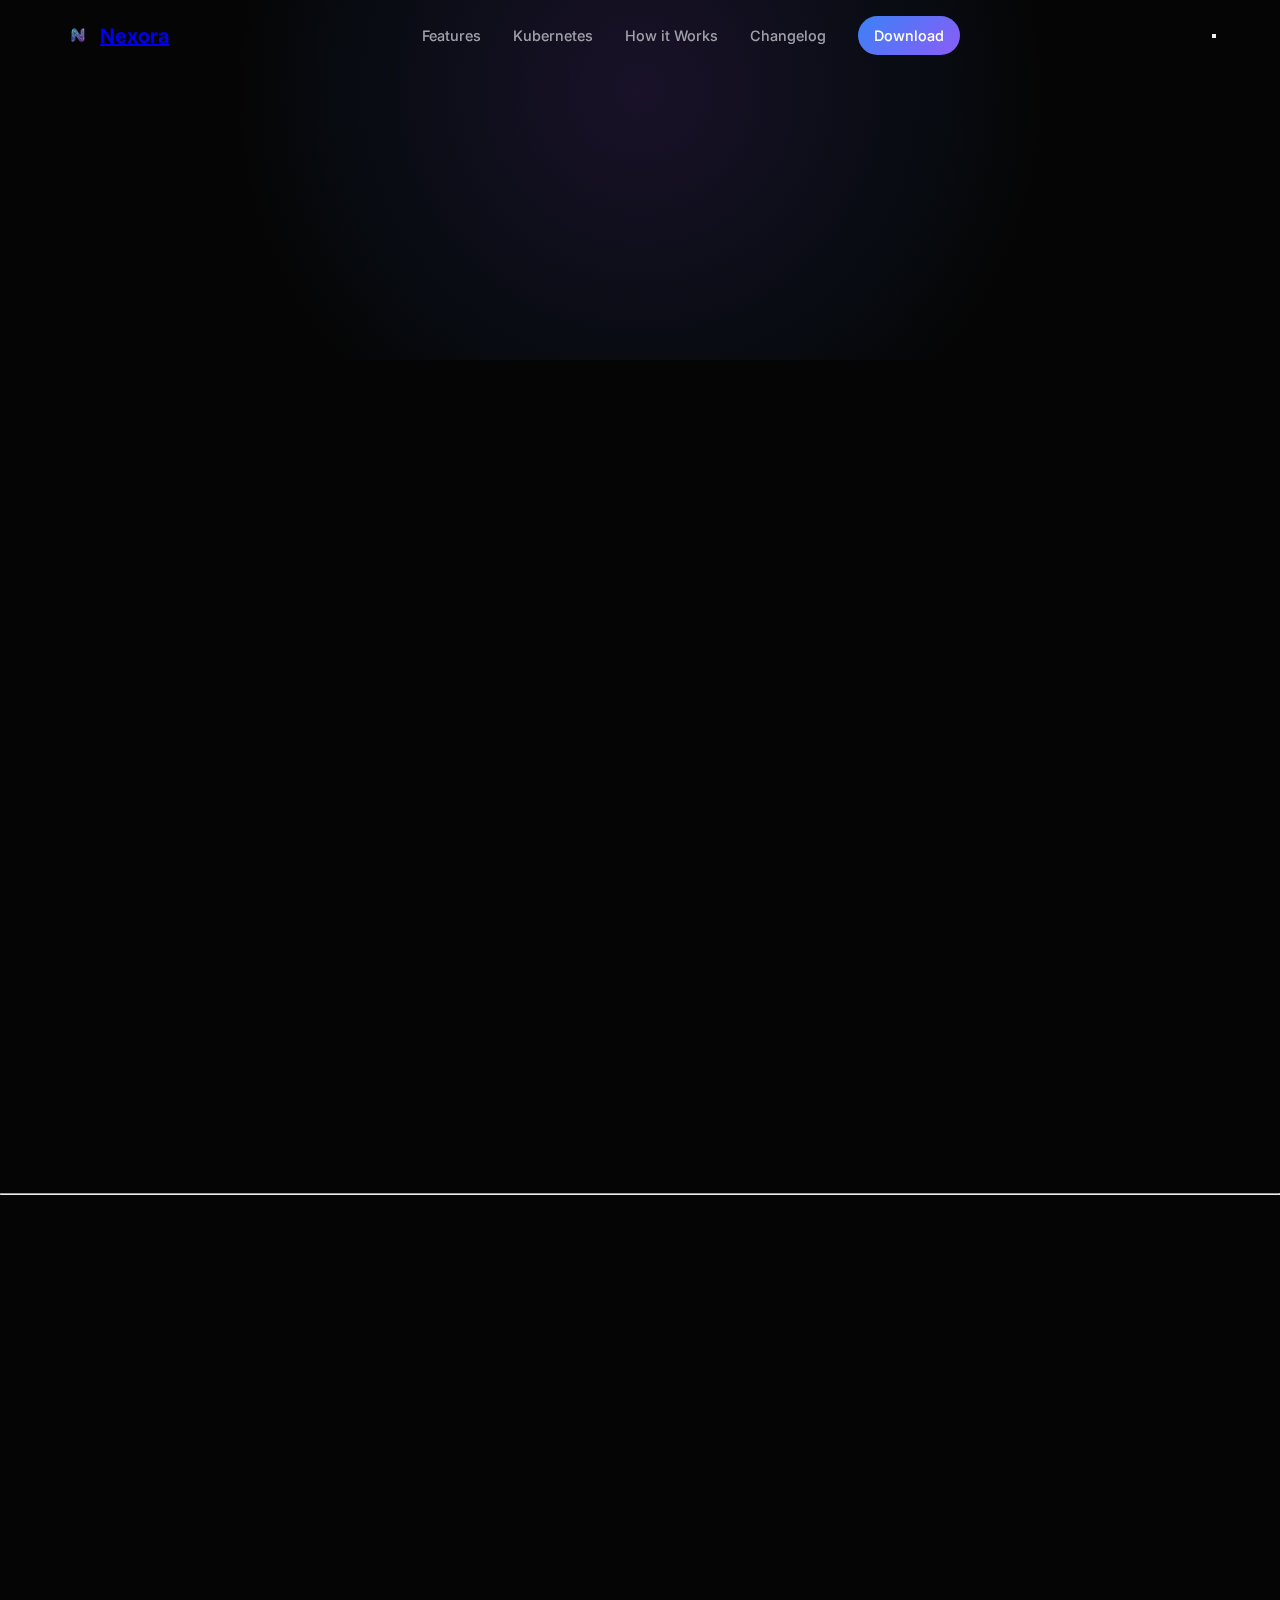
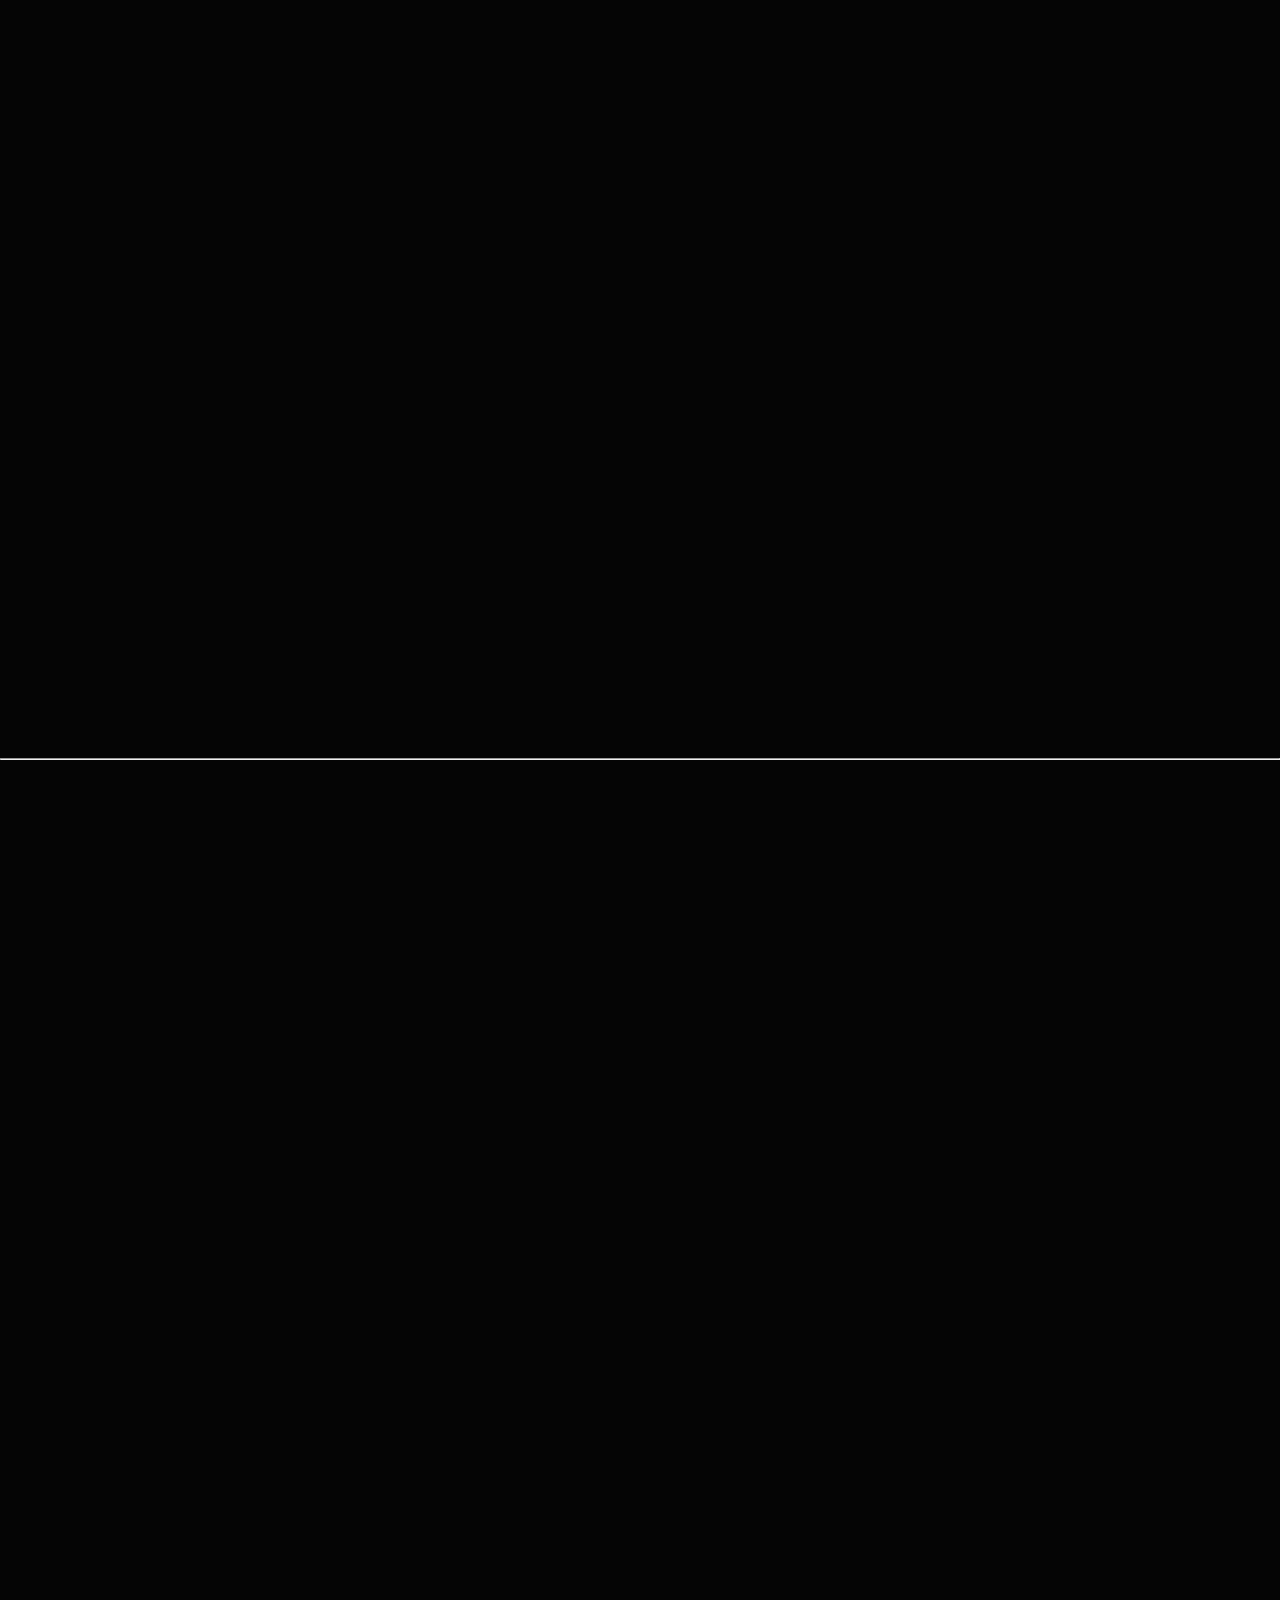
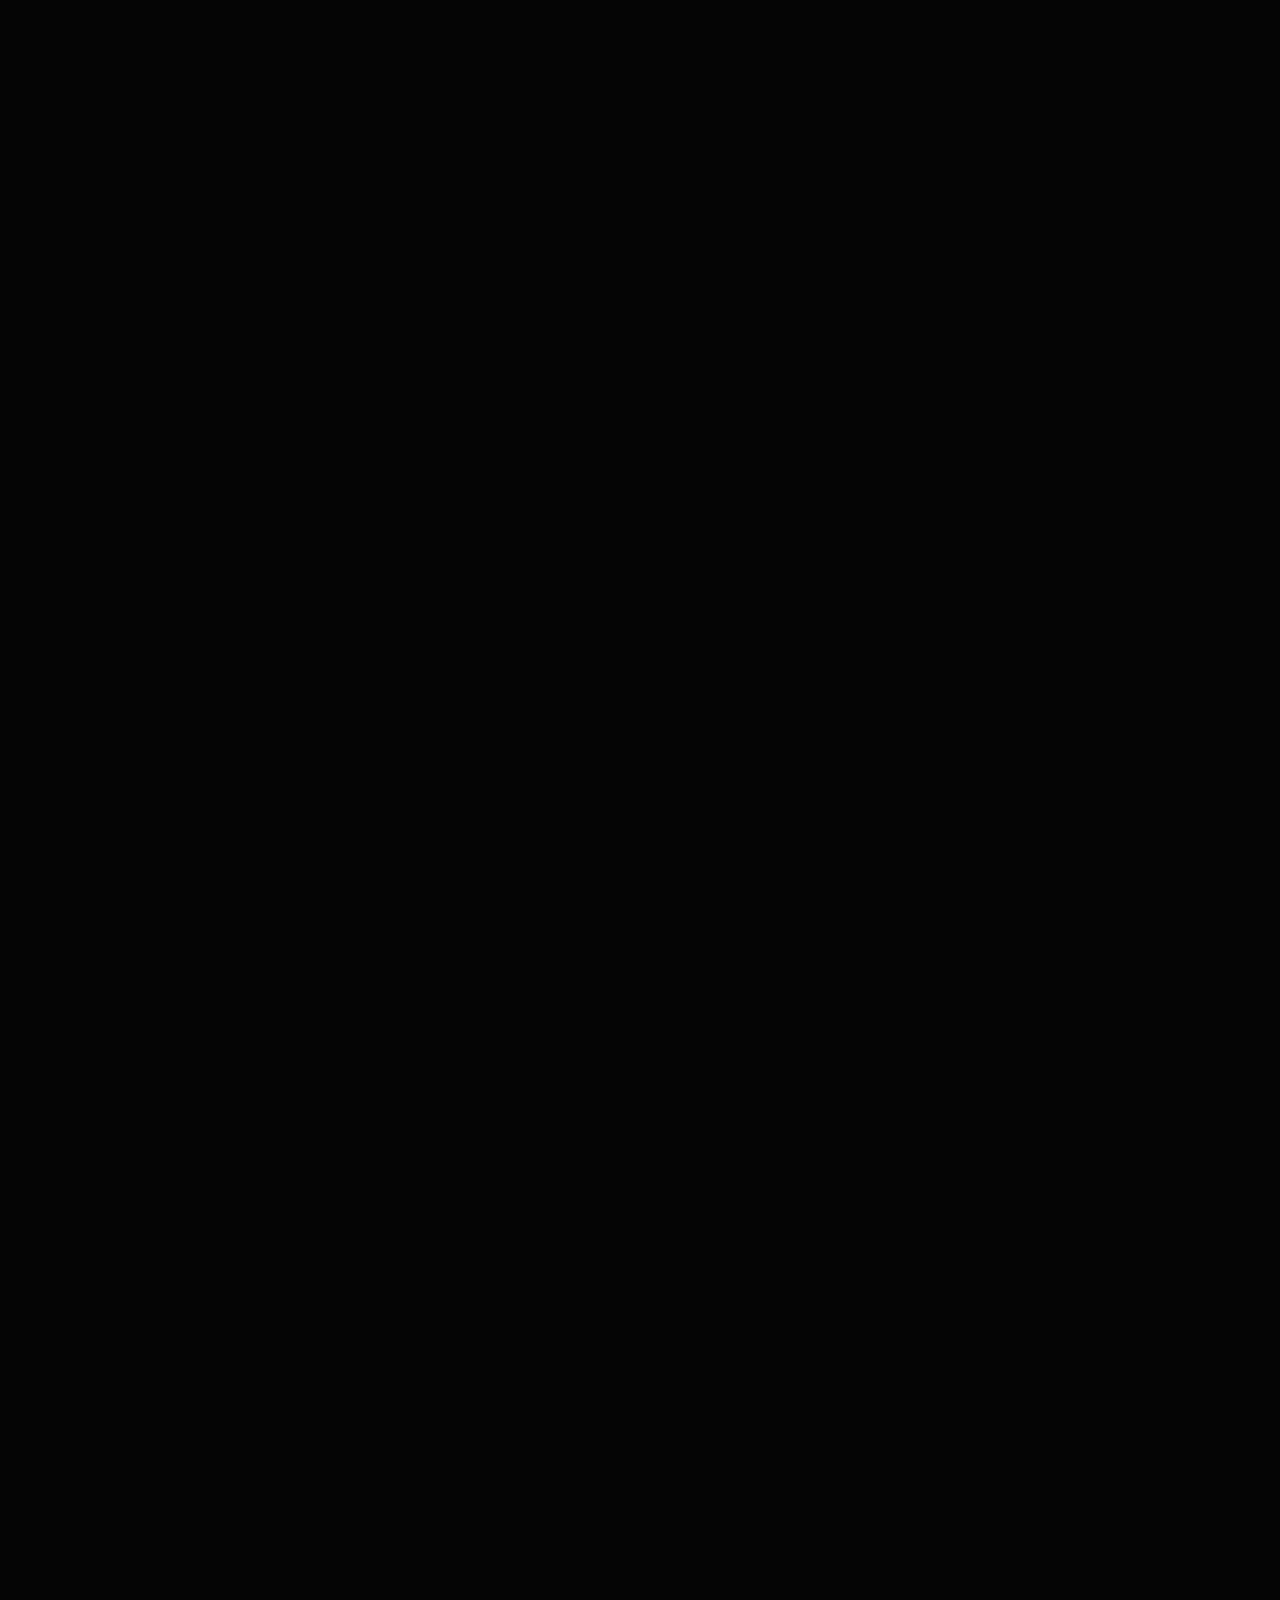
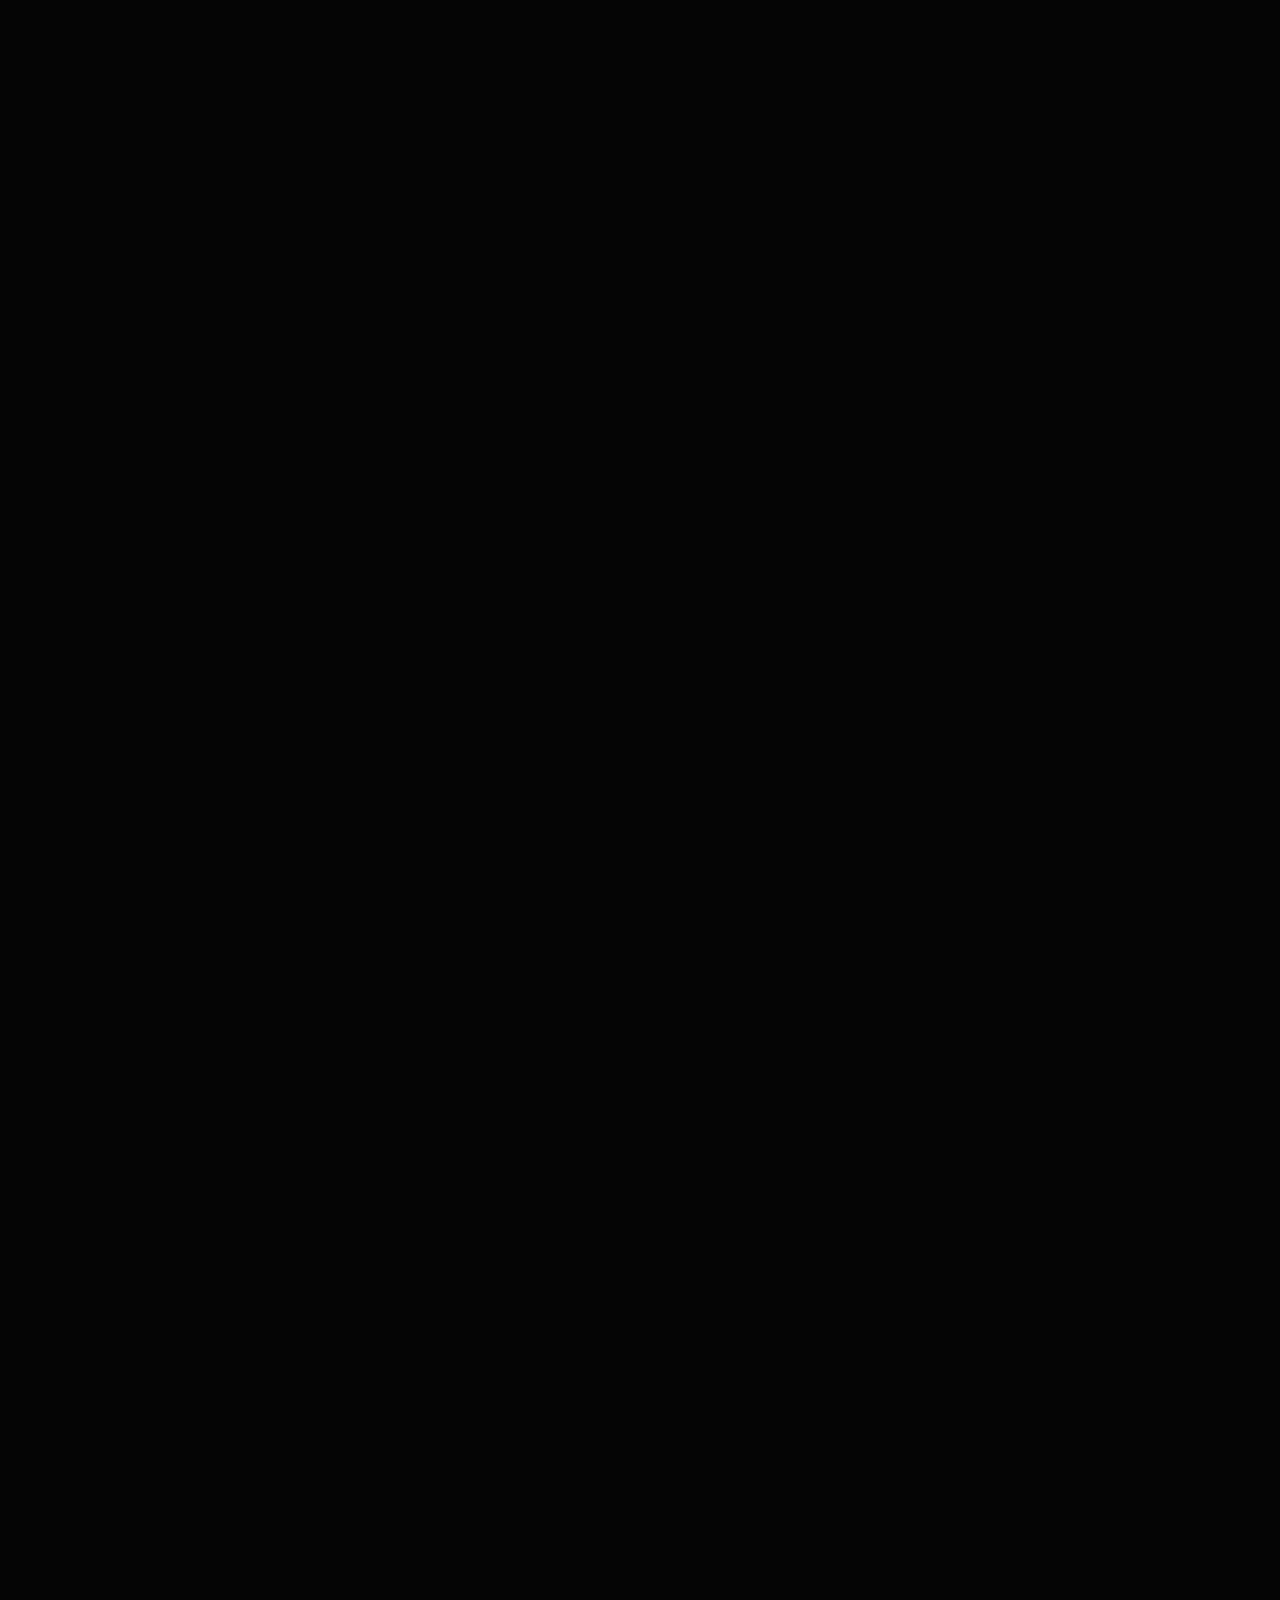
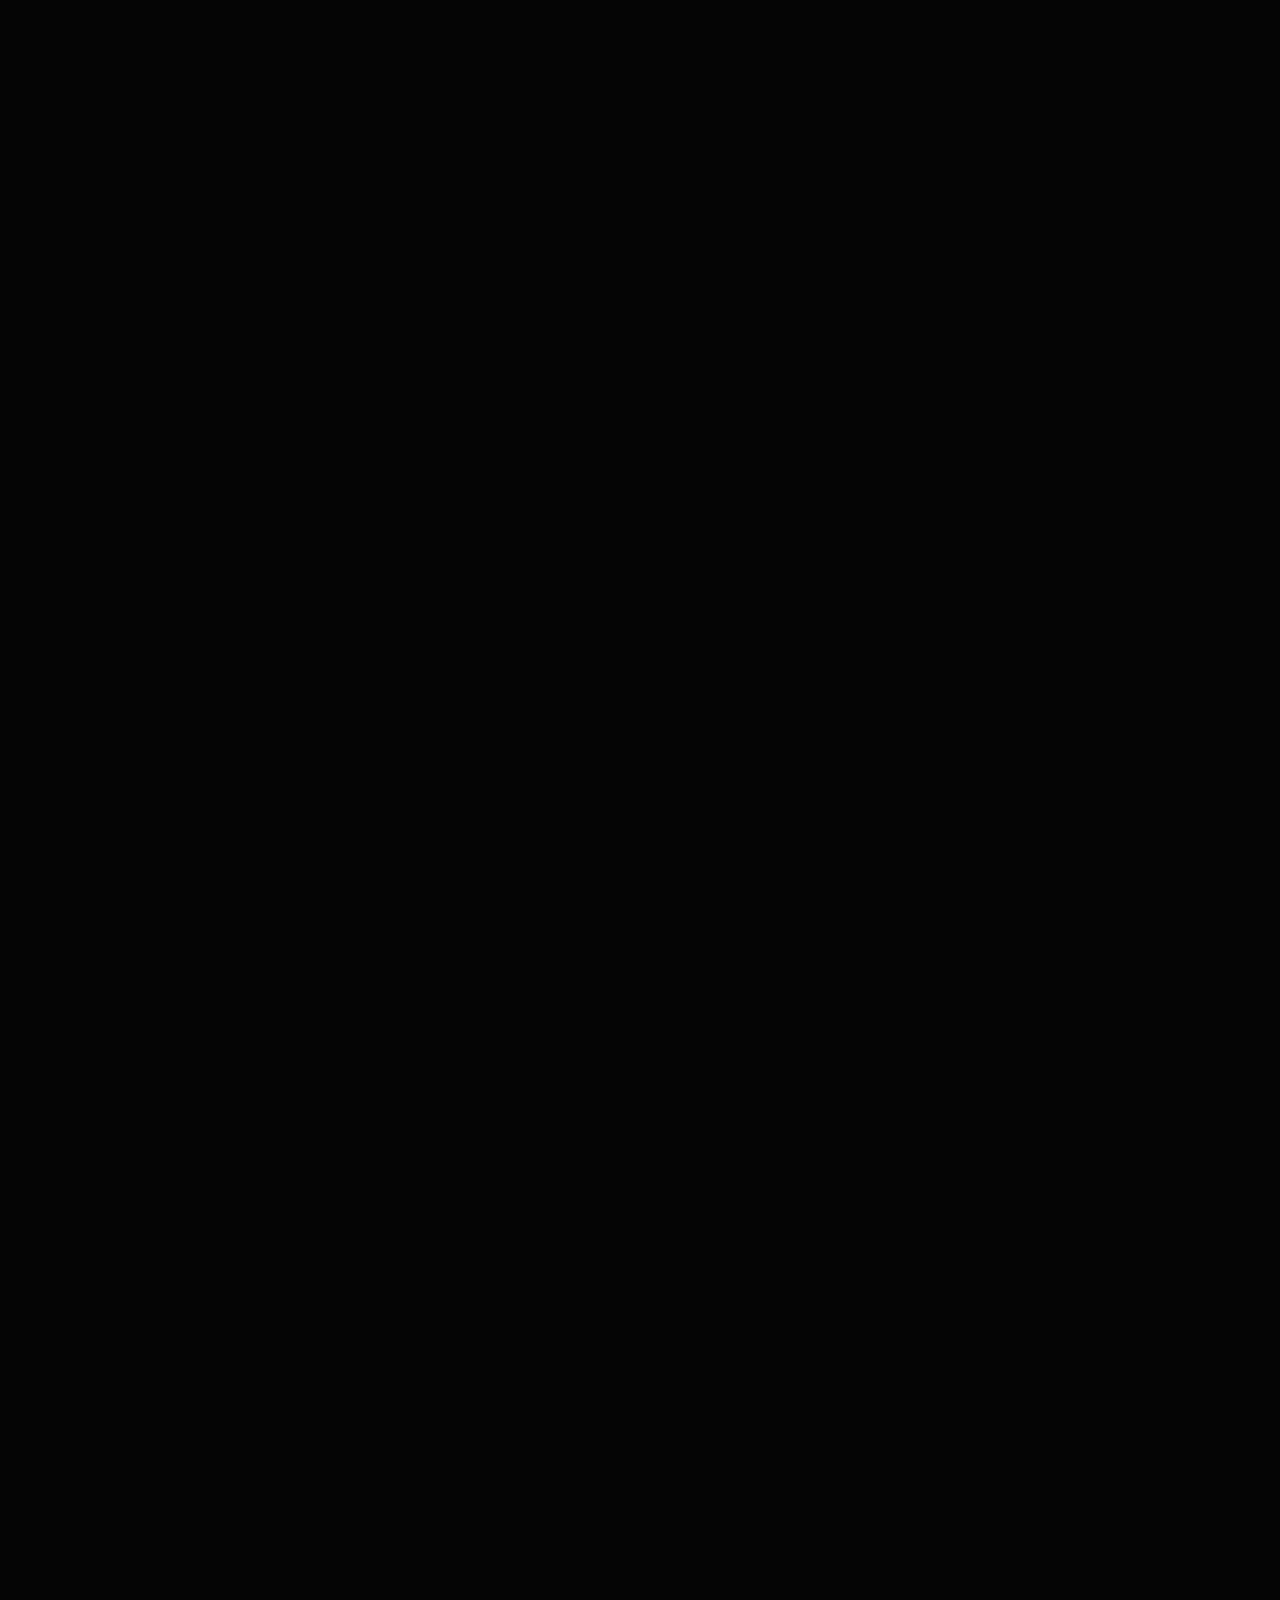
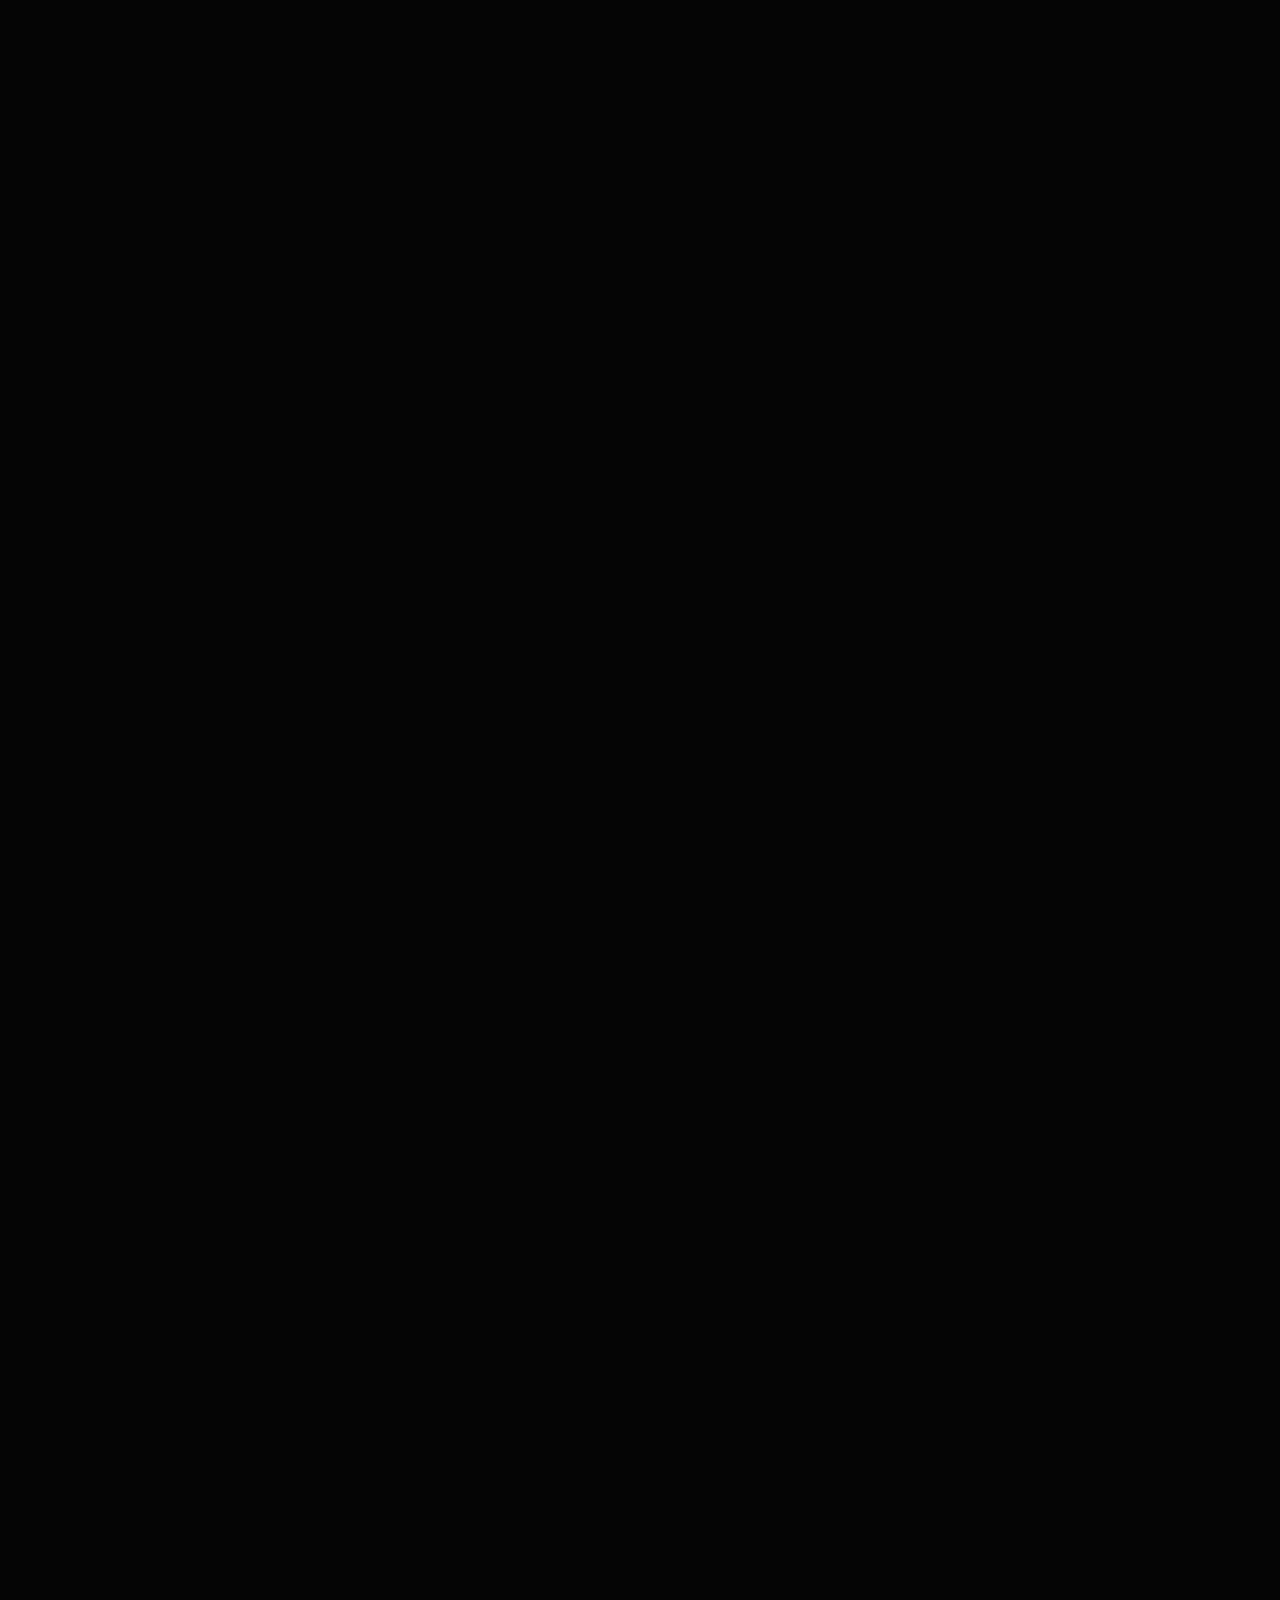
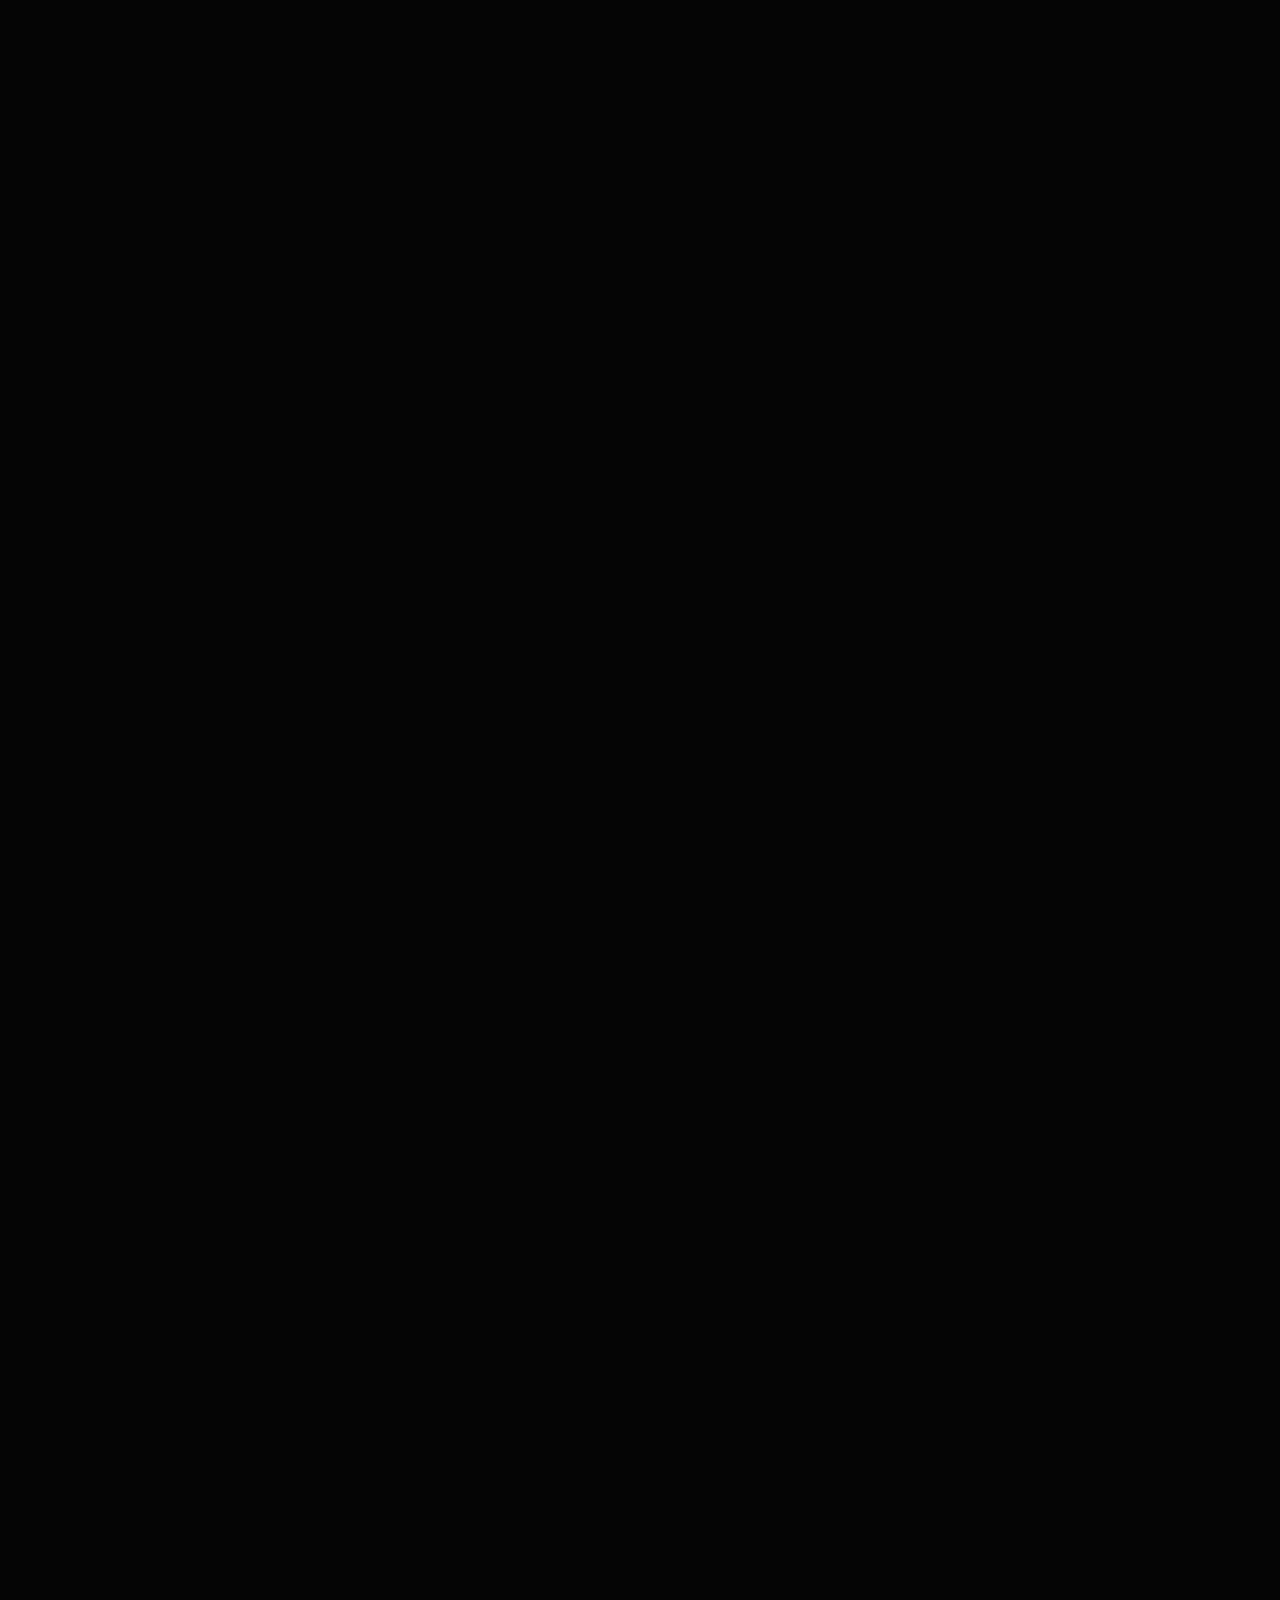
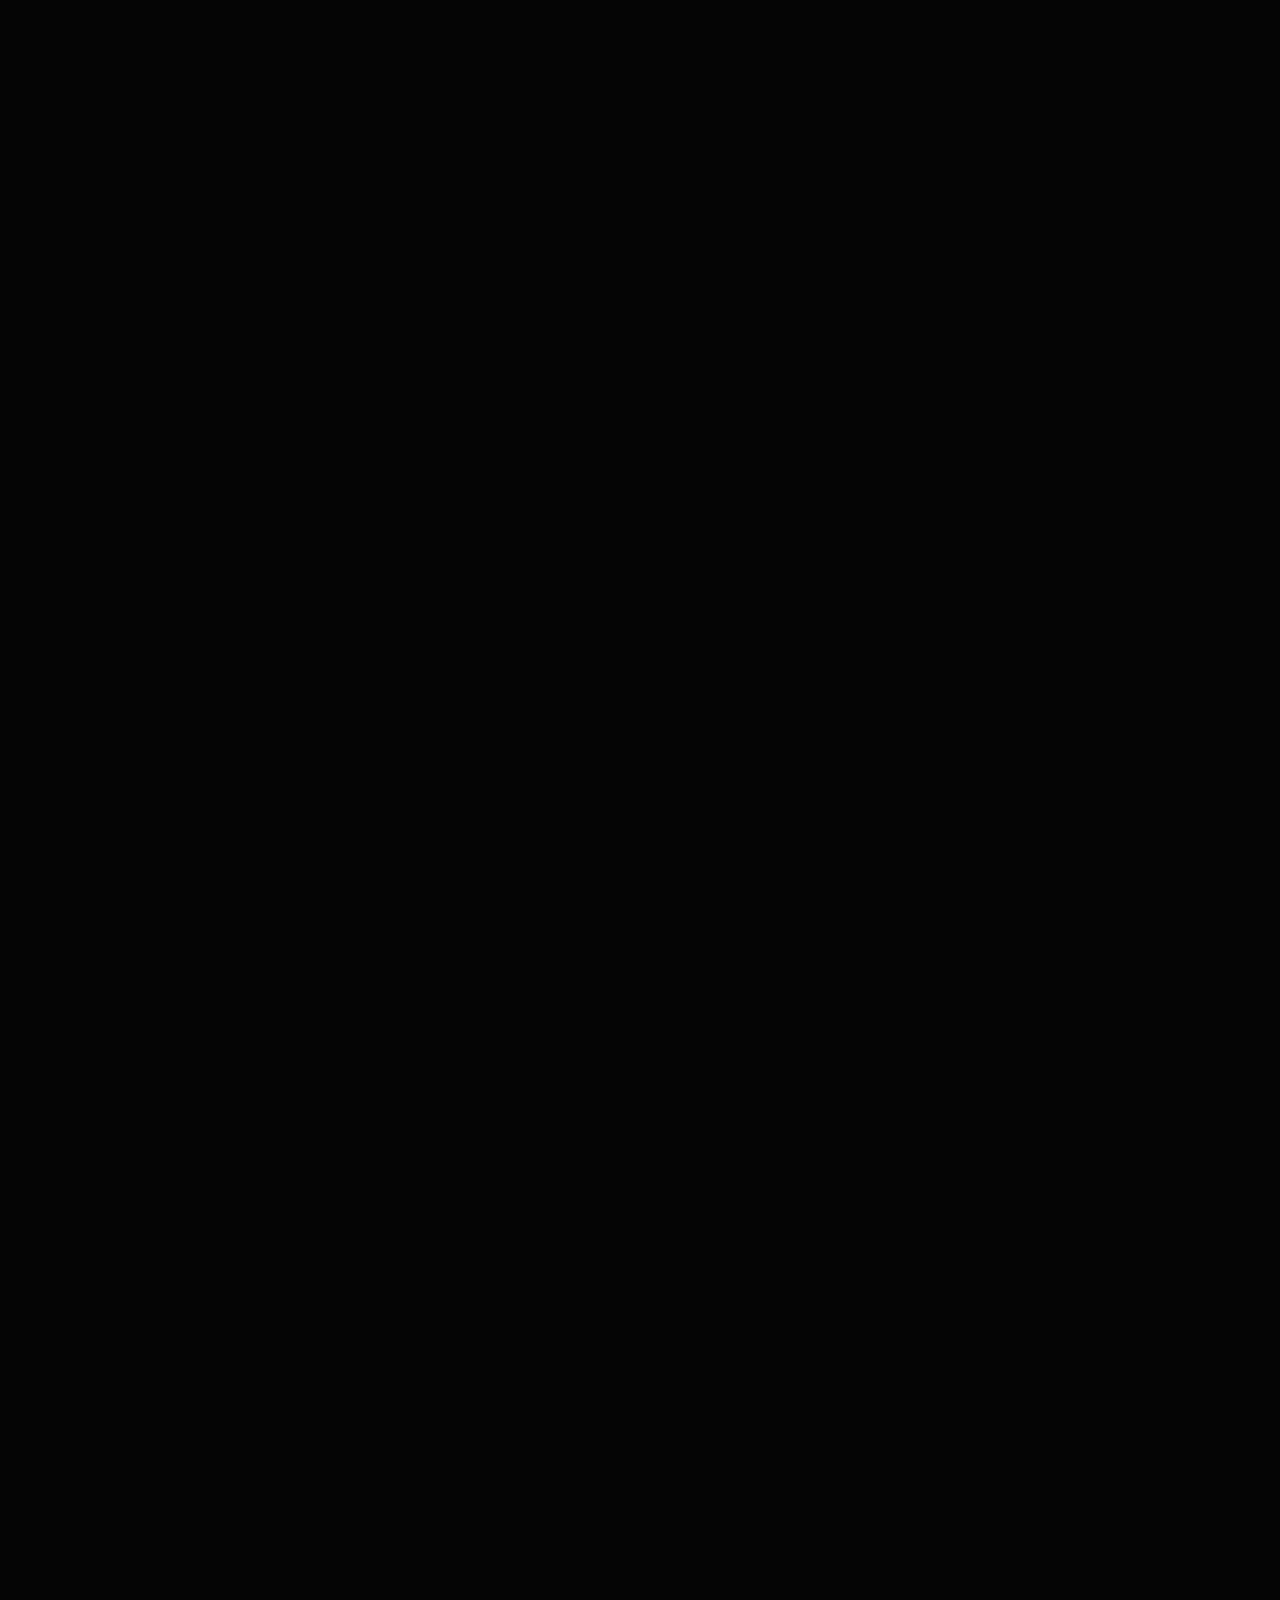
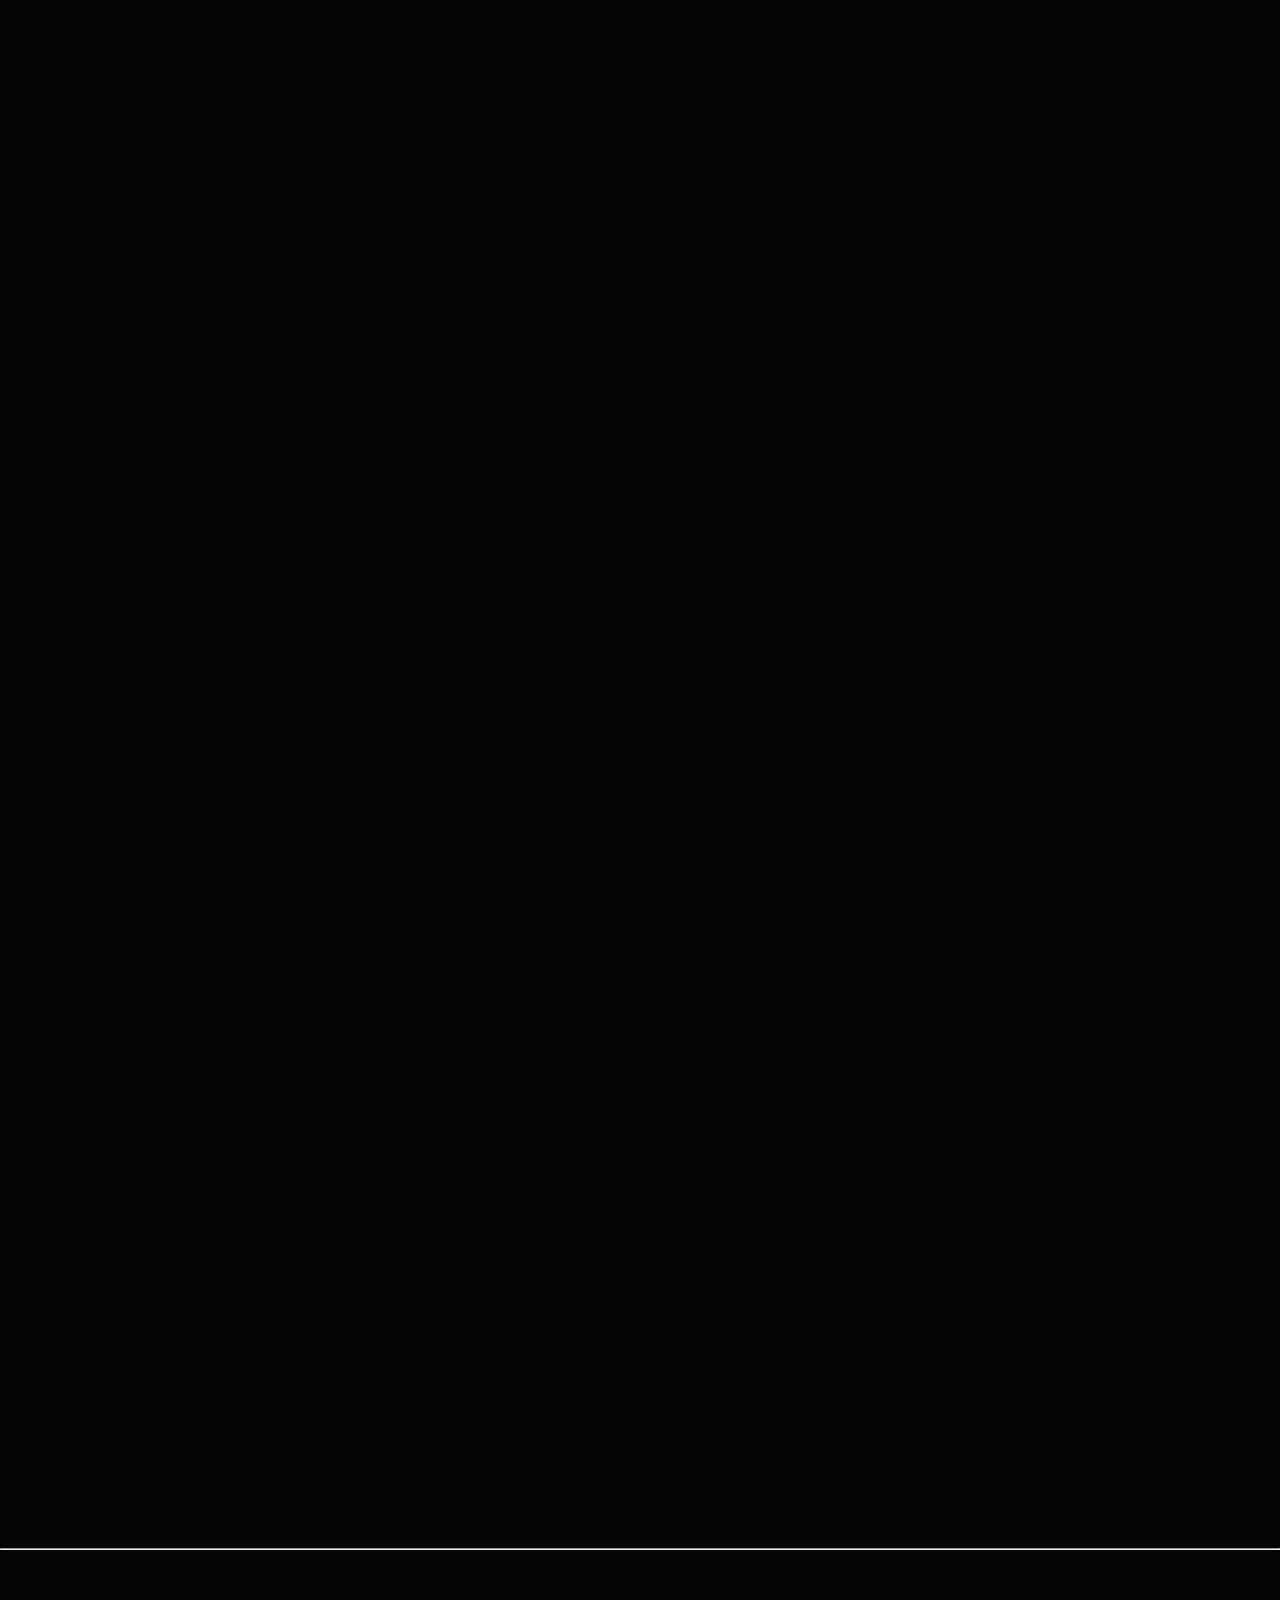
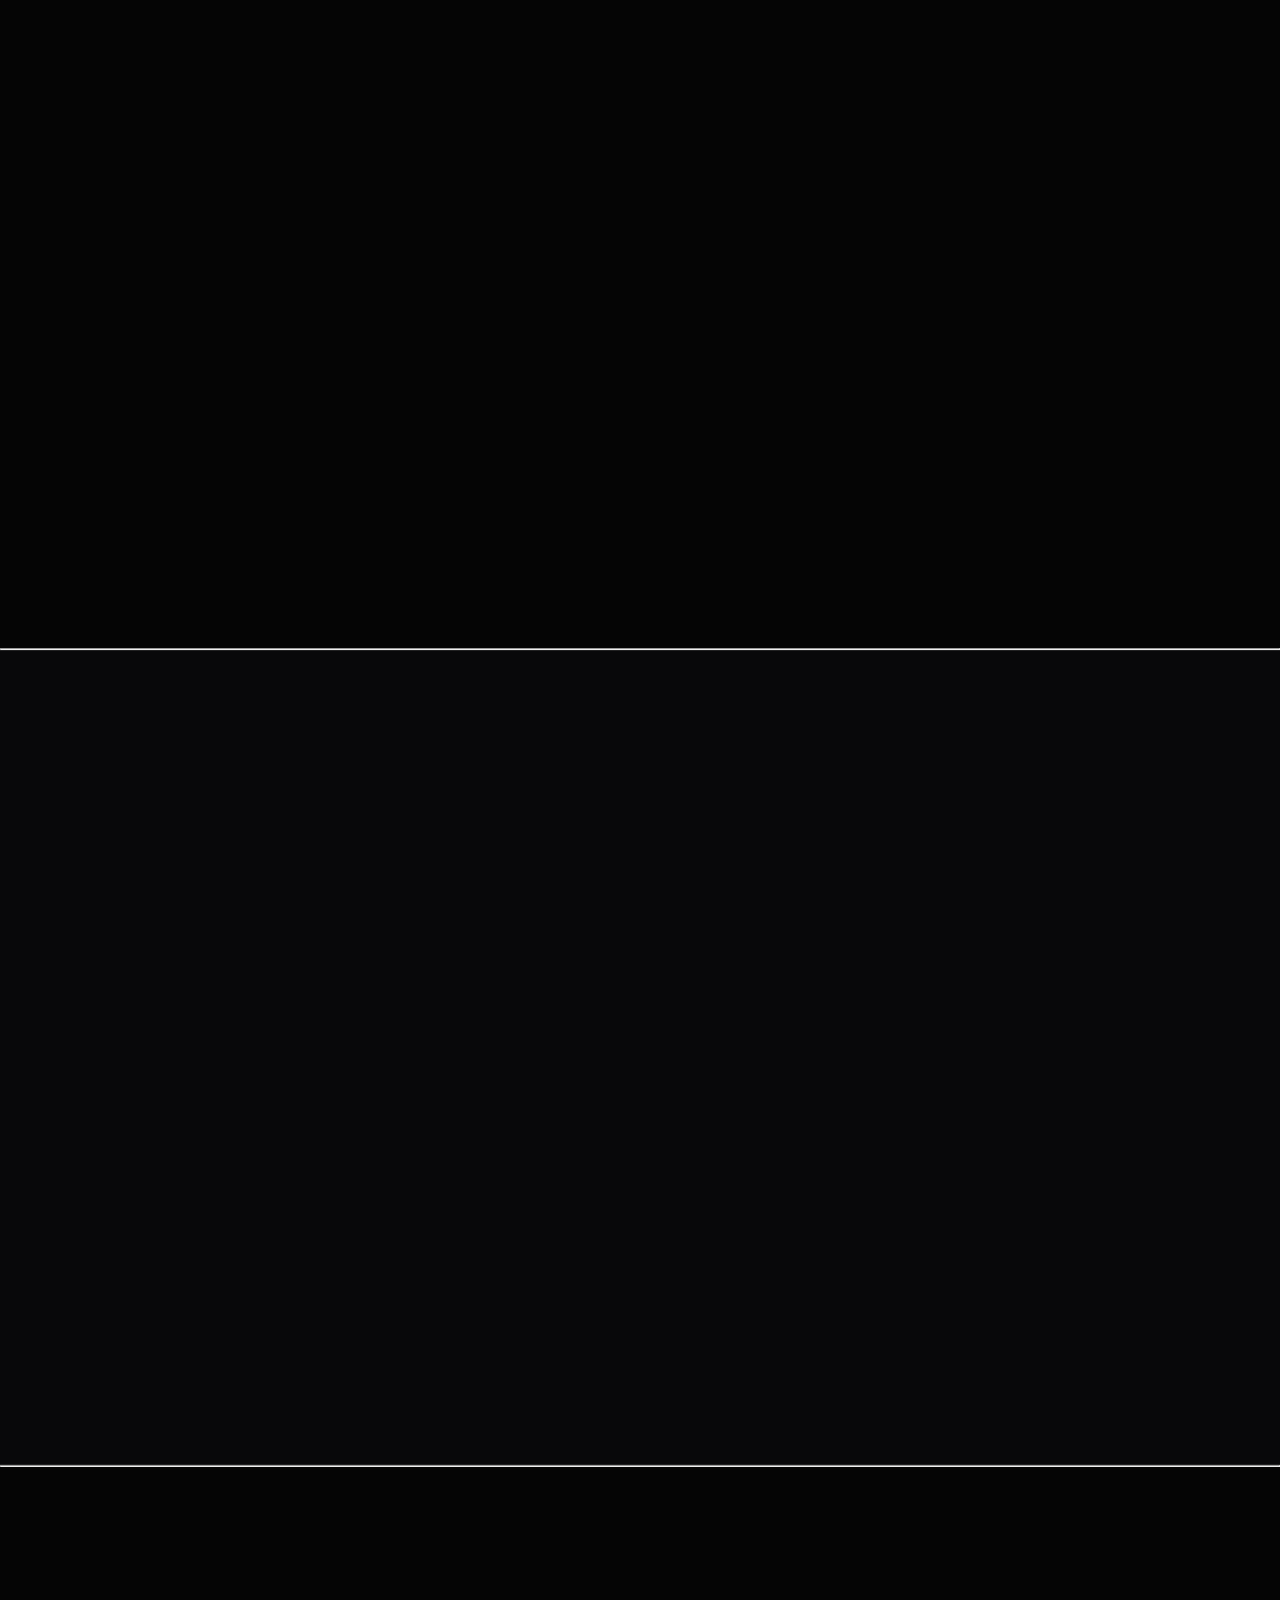
<file: index.html>
<!DOCTYPE html>
<html lang="en">

<head>
    <meta charset="UTF-8">
    <meta name="viewport" content="width=device-width, initial-scale=1.0">
    <title>Nexora | Unified Infrastructure Desktop Platform</title>
    <meta name="description"
        content="A local-first desktop application that gives DevOps engineers a single pane of glass over Kubernetes — with an immutable audit engine, custom dashboards, and terminal built in.">
    <link rel="preconnect" href="https://fonts.googleapis.com">
    <link rel="preconnect" href="https://fonts.gstatic.com" crossorigin>
    <link
        href="https://fonts.googleapis.com/css2?family=Inter:wght@300;400;500;600;700;800&family=JetBrains+Mono:wght@400;500;600&display=swap"
        rel="stylesheet">
    <link rel="icon" type="image/png" href="favicon.png">
    <link rel="stylesheet" href="styles.css">
</head>

<body>
    <!-- Navigation -->
    <nav class="navbar">
        <a href="/" class="logo">
            <img src="favicon.png" alt="Nexora Icon" class="logo-img">
            <span class="logo-text">Nexora</span>
        </a>
        <div class="nav-links">
            <a href="#features">Features</a>
            <a href="#kubernetes">Kubernetes</a>
            <a href="#how-it-works">How it Works</a>
            <a href="changelog.html">Changelog</a>
            <a href="#download" class="btn-primary-sm"><span>Download</span></a>
        </div>
        <button class="nav-toggle" aria-label="Toggle navigation">
            <span></span>
            <span></span>
            <span></span>
        </button>
    </nav>

    <!-- Hero -->
    <header class="hero">
        <div class="hero-bg-glow"></div>
        <div class="hero-grid"></div>
        <div class="container hero-content">
            <div class="hero-text">
                <div class="badge fade-up">v0.3.2 Beta</div>
                <h1 class="hero-title fade-up delay-1">The Unified<br><span class="text-gradient">Infrastructure</span> IDE</h1>
                <p class="hero-subtitle fade-up delay-2">A local-first desktop app that gives DevOps engineers a single
                    pane of glass over Kubernetes — with an immutable audit engine, custom dashboards, and terminal built in.</p>
                <div class="hero-cta fade-up delay-3">
                    <a href="https://github.com/rohitect/nexora-ide-releases/releases" target="_blank" rel="noopener noreferrer" class="btn-primary">
                        <svg xmlns="http://www.w3.org/2000/svg" width="18" height="18" viewBox="0 0 24 24" fill="none"
                            stroke="currentColor" stroke-width="2" stroke-linecap="round" stroke-linejoin="round"
                            style="position:relative;z-index:1">
                            <path d="M21 15v4a2 2 0 0 1-2 2H5a2 2 0 0 1-2-2v-4" />
                            <polyline points="7 10 12 15 17 10" />
                            <line x1="12" y1="15" x2="12" y2="3" />
                        </svg>
                        <span>Download for macOS</span>
                    </a>
                    <a href="#features" class="btn-secondary">Explore Features</a>
                </div>
            </div>
            <div class="hero-image-container fade-up delay-4">
                <div class="hero-image-mockup">
                    <img src="applicationInterface.png" alt="Nexora IDE Interface"
                        style="width: 100%; height: auto; display: block;">
                </div>
            </div>
        </div>
    </header>

    <!-- Tech Bar -->
    <div class="container">
        <div class="tech-bar reveal">
            <span class="tech-item">
                <svg xmlns="http://www.w3.org/2000/svg" width="18" height="18" viewBox="0 0 24 24" fill="none"
                    stroke="currentColor" stroke-width="1.5" stroke-linecap="round" stroke-linejoin="round">
                    <polygon points="12 2 22 8.5 22 15.5 12 22 2 15.5 2 8.5 12 2" />
                    <line x1="12" y1="22" x2="12" y2="15.5" />
                    <polyline points="22 8.5 12 15.5 2 8.5" />
                </svg>
                Kubernetes
            </span>
            <span class="tech-item">
                <svg xmlns="http://www.w3.org/2000/svg" width="18" height="18" viewBox="0 0 24 24" fill="none"
                    stroke="currentColor" stroke-width="1.5" stroke-linecap="round" stroke-linejoin="round">
                    <path d="M12 22s8-4 8-10V5l-8-3-8 3v7c0 6 8 10 8 10z" />
                    <path d="m9 12 2 2 4-4" />
                </svg>
                Audit Engine
            </span>
            <span class="tech-item">
                <svg xmlns="http://www.w3.org/2000/svg" width="18" height="18" viewBox="0 0 24 24" fill="none"
                    stroke="currentColor" stroke-width="1.5" stroke-linecap="round" stroke-linejoin="round">
                    <rect x="3" y="3" width="7" height="7" />
                    <rect x="14" y="3" width="7" height="7" />
                    <rect x="14" y="14" width="7" height="7" />
                    <rect x="3" y="14" width="7" height="7" />
                </svg>
                Dashboards
            </span>
            <span class="tech-item">
                <svg xmlns="http://www.w3.org/2000/svg" width="18" height="18" viewBox="0 0 24 24" fill="none"
                    stroke="currentColor" stroke-width="1.5" stroke-linecap="round" stroke-linejoin="round">
                    <polyline points="4 17 10 11 4 5" />
                    <line x1="12" y1="19" x2="20" y2="19" />
                </svg>
                Terminal
            </span>
            <span class="tech-item">
                <svg xmlns="http://www.w3.org/2000/svg" width="18" height="18" viewBox="0 0 24 24" fill="none"
                    stroke="currentColor" stroke-width="1.5" stroke-linecap="round" stroke-linejoin="round">
                    <rect x="3" y="11" width="18" height="11" rx="2" ry="2" />
                    <path d="M7 11V7a5 5 0 0 1 10 0v4" />
                </svg>
                Local-First
            </span>
            <span class="tech-item">
                <svg xmlns="http://www.w3.org/2000/svg" width="18" height="18" viewBox="0 0 24 24" fill="none"
                    stroke="currentColor" stroke-width="1.5" stroke-linecap="round" stroke-linejoin="round">
                    <rect x="2" y="3" width="20" height="14" rx="2" />
                    <line x1="8" y1="21" x2="16" y2="21" />
                    <line x1="12" y1="17" x2="12" y2="21" />
                </svg>
                Native Desktop
            </span>
        </div>
    </div>

    <hr class="section-divider">

    <!-- Features -->
    <section id="features" class="problem-section">
        <div class="container">
            <div class="section-label reveal">Core Capabilities</div>
            <h2 class="section-title reveal">Stop Juggling Tabs</h2>
            <p class="section-subtitle reveal">Modern infrastructure teams juggle dozens of CLI tools, browser tabs,
                and dashboards. Nexora consolidates them into one native desktop app.</p>

            <div class="features-grid reveal-stagger reveal">
                <div class="feature-card">
                    <div class="feature-icon icon-purple">
                        <svg xmlns="http://www.w3.org/2000/svg" viewBox="0 0 24 24" fill="none" stroke="currentColor"
                            stroke-linecap="round" stroke-linejoin="round">
                            <path d="M12 22s8-4 8-10V5l-8-3-8 3v7c0 6 8 10 8 10z" />
                            <path d="m9 12 2 2 4-4" />
                        </svg>
                    </div>
                    <h3>Audit-First Forensics</h3>
                    <p>Every action — from <code>kubectl exec</code> to a Terraform apply — is recorded in an immutable
                        local SQLite ledger with hash-chain integrity.</p>
                </div>

                <div class="feature-card">
                    <div class="feature-icon icon-blue">
                        <svg xmlns="http://www.w3.org/2000/svg" viewBox="0 0 24 24" fill="none" stroke="currentColor"
                            stroke-linecap="round" stroke-linejoin="round">
                            <rect x="2" y="3" width="20" height="14" rx="2" />
                            <line x1="8" y1="21" x2="16" y2="21" />
                            <line x1="12" y1="17" x2="12" y2="21" />
                        </svg>
                    </div>
                    <h3>Local-First Architecture</h3>
                    <p>Runs on your machine, reads your kubeconfigs and cloud credentials.
                        <strong>No SaaS, no external servers, no privacy compromises.</strong>
                    </p>
                </div>

                <div class="feature-card">
                    <div class="feature-icon icon-indigo">
                        <svg xmlns="http://www.w3.org/2000/svg" viewBox="0 0 24 24" fill="none" stroke="currentColor"
                            stroke-linecap="round" stroke-linejoin="round">
                            <polygon points="12 2 22 8.5 22 15.5 12 22 2 15.5 2 8.5 12 2" />
                            <line x1="12" y1="22" x2="12" y2="15.5" />
                            <polyline points="22 8.5 12 15.5 2 8.5" />
                            <polyline points="2 15.5 12 8.5 22 15.5" />
                            <line x1="12" y1="2" x2="12" y2="8.5" />
                        </svg>
                    </div>
                    <h3>Advanced Kubernetes</h3>
                    <p>Full-featured resource explorer, real-time log streaming, embedded terminal, YAML editor, and
                        rich detail drawers for 35+ resource types.</p>
                </div>

                <div class="feature-card">
                    <div class="feature-icon icon-violet">
                        <svg xmlns="http://www.w3.org/2000/svg" viewBox="0 0 24 24" fill="none" stroke="currentColor"
                            stroke-linecap="round" stroke-linejoin="round">
                            <polyline points="23 4 23 10 17 10"/>
                            <polyline points="1 20 1 14 7 14"/>
                            <path d="M3.51 9a9 9 0 0 1 14.85-3.36L23 10"/>
                            <path d="M20.49 15a9 9 0 0 1-14.85 3.36L1 14"/>
                        </svg>
                    </div>
                    <h3>Auto-Update</h3>
                    <p>Automatic update detection with background downloads. Get the latest features and fixes without
                        leaving the app — just click install and restart.</p>
                </div>

                <div class="feature-card">
                    <div class="feature-icon icon-blue">
                        <svg xmlns="http://www.w3.org/2000/svg" viewBox="0 0 24 24" fill="none" stroke="currentColor"
                            stroke-linecap="round" stroke-linejoin="round">
                            <circle cx="18" cy="18" r="3" />
                            <circle cx="6" cy="6" r="3" />
                            <path d="M13 6h3a2 2 0 0 1 2 2v7" />
                            <path d="M11 18H8a2 2 0 0 1-2-2V9" />
                        </svg>
                    </div>
                    <h3>Multi-Cluster Native</h3>
                    <p>Pin multiple clusters from your kubeconfig, switch between them instantly, and manage resources
                        across environments from a single window.</p>
                </div>

                <div class="feature-card">
                    <div class="feature-icon icon-purple">
                        <svg xmlns="http://www.w3.org/2000/svg" viewBox="0 0 24 24" fill="none" stroke="currentColor"
                            stroke-linecap="round" stroke-linejoin="round">
                            <rect x="3" y="11" width="18" height="11" rx="2" ry="2" />
                            <path d="M7 11V7a5 5 0 0 1 10 0v4" />
                        </svg>
                    </div>
                    <h3>Read-Only Mode</h3>
                    <p>Lock any cluster to prevent accidental mutations. One-click toggle disables all delete, scale,
                        restart, and shell operations while keeping logs and exploration accessible.</p>
                </div>
            </div>
        </div>
    </section>

    <hr class="section-divider">

    <!-- Kubernetes Features -->
    <section id="kubernetes" class="k8s-section">
        <div class="container">
            <div class="section-label reveal" style="text-align: center; display: flex; justify-content: center;">Kubernetes</div>
            <h2 class="section-title reveal">A Complete Kubernetes IDE</h2>
            <p class="section-subtitle reveal">Not just a dashboard — a fully-featured development environment for
                Kubernetes with 35+ resource types, real-time streaming, and desktop-native UX.</p>

            <!-- Stats bar -->
            <div class="k8s-stats reveal">
                <div class="k8s-stat">
                    <span class="k8s-stat-value">35+</span>
                    <span class="k8s-stat-label">Resource Types</span>
                </div>
                <div class="k8s-stat-divider"></div>
                <div class="k8s-stat">
                    <span class="k8s-stat-value">26</span>
                    <span class="k8s-stat-label">Dashboard Widgets</span>
                </div>
                <div class="k8s-stat-divider"></div>
                <div class="k8s-stat">
                    <span class="k8s-stat-value">77</span>
                    <span class="k8s-stat-label">Audited Mutations</span>
                </div>
                <div class="k8s-stat-divider"></div>
                <div class="k8s-stat">
                    <span class="k8s-stat-value">6</span>
                    <span class="k8s-stat-label">Terminal Themes</span>
                </div>
            </div>

            <!-- Feature bento grid -->
            <div class="k8s-grid reveal-stagger reveal">
                <!-- Large card: Resource Explorer -->
                <div class="k8s-card k8s-card-large">
                    <div class="k8s-card-icon icon-indigo">
                        <svg xmlns="http://www.w3.org/2000/svg" viewBox="0 0 24 24" fill="none" stroke="currentColor" stroke-width="1.75" stroke-linecap="round" stroke-linejoin="round">
                            <polygon points="12 2 22 8.5 22 15.5 12 22 2 15.5 2 8.5 12 2"/>
                            <line x1="12" y1="22" x2="12" y2="15.5"/>
                            <polyline points="22 8.5 12 15.5 2 8.5"/>
                        </svg>
                    </div>
                    <h3>Full Resource Explorer</h3>
                    <p>Browse, filter, and manage Pods, Deployments, StatefulSets, DaemonSets, Jobs, CronJobs, Services,
                        Ingresses, ConfigMaps, Secrets, PVs, Nodes, RBAC, Network Policies, Custom Resources, and more —
                        all with detail drawers, YAML editing, and bulk operations.</p>
                    <div class="k8s-resource-tags">
                        <span>Pods</span><span>Deployments</span><span>StatefulSets</span><span>Services</span>
                        <span>Ingresses</span><span>ConfigMaps</span><span>Secrets</span><span>CRDs</span>
                        <span>RBAC</span><span>Nodes</span><span>HPAs</span><span>PVs</span>
                    </div>
                </div>

                <!-- Terminal & Shell -->
                <div class="k8s-card">
                    <div class="k8s-card-icon icon-purple">
                        <svg xmlns="http://www.w3.org/2000/svg" viewBox="0 0 24 24" fill="none" stroke="currentColor" stroke-width="1.75" stroke-linecap="round" stroke-linejoin="round">
                            <polyline points="4 17 10 11 4 5"/>
                            <line x1="12" y1="19" x2="20" y2="19"/>
                        </svg>
                    </div>
                    <h3>Terminal & Pod Shell</h3>
                    <p>Cluster-wide terminal and pod exec with tmux-style split panes — up to 6 panes per tab, drag-to-resize, and 6 built-in themes.</p>
                </div>

                <!-- Real-time Logs -->
                <div class="k8s-card">
                    <div class="k8s-card-icon icon-blue">
                        <svg xmlns="http://www.w3.org/2000/svg" viewBox="0 0 24 24" fill="none" stroke="currentColor" stroke-width="1.75" stroke-linecap="round" stroke-linejoin="round">
                            <path d="M14 2H6a2 2 0 0 0-2 2v16a2 2 0 0 0 2 2h12a2 2 0 0 0 2-2V8z"/>
                            <polyline points="14 2 14 8 20 8"/>
                            <line x1="16" y1="13" x2="8" y2="13"/>
                            <line x1="16" y1="17" x2="8" y2="17"/>
                            <polyline points="10 9 9 9 8 9"/>
                        </svg>
                    </div>
                    <h3>Real-Time Log Streaming</h3>
                    <p>Stream logs from any pod in real-time with multi-container support, search, and automatic follow.</p>
                </div>

                <!-- File Transfer -->
                <div class="k8s-card">
                    <div class="k8s-card-icon icon-violet">
                        <svg xmlns="http://www.w3.org/2000/svg" viewBox="0 0 24 24" fill="none" stroke="currentColor" stroke-width="1.75" stroke-linecap="round" stroke-linejoin="round">
                            <path d="M22 19a2 2 0 0 1-2 2H4a2 2 0 0 1-2-2V5a2 2 0 0 1 2-2h5l2 3h9a2 2 0 0 1 2 2z"/>
                            <line x1="12" y1="11" x2="12" y2="17"/>
                            <polyline points="9 14 12 11 15 14"/>
                        </svg>
                    </div>
                    <h3>File Manager</h3>
                    <p>WinSCP-like dual-pane file browser for any pod. Upload, download, and manage files with capability auto-detection.</p>
                </div>

                <!-- Custom Dashboards -->
                <div class="k8s-card">
                    <div class="k8s-card-icon icon-purple">
                        <svg xmlns="http://www.w3.org/2000/svg" viewBox="0 0 24 24" fill="none" stroke="currentColor" stroke-width="1.75" stroke-linecap="round" stroke-linejoin="round">
                            <rect x="3" y="3" width="7" height="7"/>
                            <rect x="14" y="3" width="7" height="7"/>
                            <rect x="14" y="14" width="7" height="7"/>
                            <rect x="3" y="14" width="7" height="7"/>
                        </svg>
                    </div>
                    <h3>Custom Dashboards</h3>
                    <p>26 drag-and-drop widgets — CPU/Memory gauges, pod status, node heatmaps, Prometheus PromQL charts, and more.</p>
                </div>

                <!-- YAML Editor -->
                <div class="k8s-card">
                    <div class="k8s-card-icon icon-indigo">
                        <svg xmlns="http://www.w3.org/2000/svg" viewBox="0 0 24 24" fill="none" stroke="currentColor" stroke-width="1.75" stroke-linecap="round" stroke-linejoin="round">
                            <polyline points="16 18 22 12 16 6"/>
                            <polyline points="8 6 2 12 8 18"/>
                        </svg>
                    </div>
                    <h3>YAML Editor</h3>
                    <p>In-drawer CodeMirror YAML editor with syntax highlighting. Apply changes directly or diff before/after.</p>
                </div>

                <!-- Scale & Restart -->
                <div class="k8s-card">
                    <div class="k8s-card-icon icon-blue">
                        <svg xmlns="http://www.w3.org/2000/svg" viewBox="0 0 24 24" fill="none" stroke="currentColor" stroke-width="1.75" stroke-linecap="round" stroke-linejoin="round">
                            <polyline points="23 4 23 10 17 10"/>
                            <polyline points="1 20 1 14 7 14"/>
                            <path d="M3.51 9a9 9 0 0 1 14.85-3.36L23 10"/>
                            <path d="M20.49 15a9 9 0 0 1-14.85 3.36L1 14"/>
                        </svg>
                    </div>
                    <h3>Scale, Restart & Drain</h3>
                    <p>One-click scale replicas, rolling restarts, node cordon/drain, CronJob suspend/trigger, and bulk operations.</p>
                </div>

                <!-- Cross-Resource Navigation -->
                <div class="k8s-card">
                    <div class="k8s-card-icon icon-violet">
                        <svg xmlns="http://www.w3.org/2000/svg" viewBox="0 0 24 24" fill="none" stroke="currentColor" stroke-width="1.75" stroke-linecap="round" stroke-linejoin="round">
                            <circle cx="18" cy="5" r="3"/>
                            <circle cx="6" cy="12" r="3"/>
                            <circle cx="18" cy="19" r="3"/>
                            <line x1="8.59" y1="13.51" x2="15.42" y2="17.49"/>
                            <line x1="15.41" y1="6.51" x2="8.59" y2="10.49"/>
                        </svg>
                    </div>
                    <h3>Cross-Resource Navigation</h3>
                    <p>Click through ownerReferences, roleBindings, and related resources. Follow the chain from Deployment → ReplicaSet → Pod → Node.</p>
                </div>

                <!-- Port Forwarding -->
                <div class="k8s-card">
                    <div class="k8s-card-icon icon-purple">
                        <svg xmlns="http://www.w3.org/2000/svg" viewBox="0 0 24 24" fill="none" stroke="currentColor" stroke-width="1.75" stroke-linecap="round" stroke-linejoin="round">
                            <rect x="2" y="2" width="20" height="8" rx="2" ry="2"/>
                            <rect x="2" y="14" width="20" height="8" rx="2" ry="2"/>
                            <line x1="6" y1="6" x2="6.01" y2="6"/>
                            <line x1="6" y1="18" x2="6.01" y2="18"/>
                        </svg>
                    </div>
                    <h3>Port Forwarding</h3>
                    <p>Map local ports to pod services with a single click. Access cluster-internal services from your dev machine.</p>
                </div>

                <!-- Custom Resources -->
                <div class="k8s-card">
                    <div class="k8s-card-icon icon-blue">
                        <svg xmlns="http://www.w3.org/2000/svg" viewBox="0 0 24 24" fill="none" stroke="currentColor" stroke-width="1.75" stroke-linecap="round" stroke-linejoin="round">
                            <path d="M12 3h7a2 2 0 0 1 2 2v14a2 2 0 0 1-2 2h-7m0-18H5a2 2 0 0 0-2 2v14a2 2 0 0 0 2 2h7m0-18v18"/>
                            <path d="M16 12h-4"/>
                            <path d="M16 8h-4"/>
                            <path d="M16 16h-4"/>
                        </svg>
                    </div>
                    <h3>Custom Resources (CRDs)</h3>
                    <p>First-class CRD support with dynamic columns from additionalPrinterColumns. Browse, create, and delete CR instances.</p>
                </div>
            </div>
        </div>
    </section>

    <hr class="section-divider">

    <!-- How it Works -->
    <section id="how-it-works" class="how-it-works">
        <div class="container">
            <div class="section-label reveal" style="text-align: center; display: flex; justify-content: center;">Getting Started</div>
            <h2 class="section-title reveal">Up and Running in Minutes</h2>
            <p class="section-subtitle reveal">No cloud accounts, no sign-ups, no agents to install on your clusters.</p>
            <div class="steps-grid reveal-stagger reveal">
                <div class="step">
                    <div class="step-number">1</div>
                    <h3>Download & Install</h3>
                    <p>Grab the native binary for your platform. Apple Silicon, Intel, Windows, or Linux.</p>
                </div>
                <div class="step">
                    <div class="step-number">2</div>
                    <h3>Point to Your Clusters</h3>
                    <p>Nexora auto-detects your <code>kubeconfig</code> and cloud credentials. No reconfiguration needed.</p>
                </div>
                <div class="step">
                    <div class="step-number">3</div>
                    <h3>Manage Everything</h3>
                    <p>Explore resources, stream logs, exec into pods, edit YAML, and audit every action — all from one window.</p>
                </div>
            </div>
        </div>
    </section>

    <hr class="section-divider">

    <!-- Deep Dive: Audit Engine -->
    <section class="deep-dive">
        <div class="container">
            <div class="split-layout">
                <div class="split-content reveal">
                    <div class="section-label">Deep Dive</div>
                    <h2 class="section-title left">The Audit Engine</h2>
                    <p>Auditing is not an afterthought — it is the backbone of Nexora.</p>
                    <ul class="feature-list">
                        <li><strong>Immutable Ledger</strong>Tamper-evident hash chain stored locally in SQLite with WAL mode.</li>
                        <li><strong>Interceptor Pattern</strong>No mutating action reaches the cluster without passing
                            through the Audit Engine.</li>
                        <li><strong>Rich Context</strong>Captures OS user, target resource, operation, and complete
                            YAML before/after diffs.</li>
                        <li><strong>FTS5 Search</strong>Millisecond-fast free-text search across millions of records.</li>
                    </ul>
                </div>
                <div class="split-visual reveal">
                    <div class="audit-visual">
                        <div class="audit-header">
                            <span class="audit-dot red"></span>
                            <span class="audit-dot yellow"></span>
                            <span class="audit-dot green"></span>
                            <span class="audit-header-title">audit.db — nexora</span>
                        </div>
                        <div class="audit-body">
                            <div class="audit-row success">
                                <span class="time">10:42:01</span>
                                <span class="user">rohit@mac</span>
                                <span class="action">Scaled deployment/nginx (3 → 5)</span>
                            </div>
                            <div class="audit-row fail">
                                <span class="time">11:15:22</span>
                                <span class="user">rohit@mac</span>
                                <span class="action">Denied delete namespace/production</span>
                            </div>
                            <div class="audit-row info">
                                <span class="time">11:32:08</span>
                                <span class="user">rohit@mac</span>
                                <span class="action">Exec shell into pod/api-worker-1</span>
                            </div>
                            <div class="audit-row success">
                                <span class="time">13:02:45</span>
                                <span class="user">rohit@mac</span>
                                <span class="action audit-cursor">Applied configmap/app-config</span>
                            </div>
                        </div>
                    </div>
                </div>
            </div>
        </div>
    </section>

    <hr class="section-divider">

    <!-- Download Section -->
    <section id="download" class="download-section">
        <div class="container">
            <h2 class="section-title reveal">Ready to take control?</h2>
            <p class="section-subtitle reveal">Experience the ultimate DevOps desktop application running directly on
                your machine. No cloud, no agents, no compromises.</p>
            <div class="download-buttons reveal">
                <a href="https://github.com/rohitect/nexora-ide-releases/releases" target="_blank" rel="noopener noreferrer" class="btn-primary" style="padding: 1rem 2.5rem; font-size: 1.1rem;">
                    <svg xmlns="http://www.w3.org/2000/svg" width="20" height="20" viewBox="0 0 24 24" fill="none"
                        stroke="currentColor" stroke-width="2" stroke-linecap="round" stroke-linejoin="round"
                        style="position:relative;z-index:1">
                        <path d="M21 15v4a2 2 0 0 1-2 2H5a2 2 0 0 1-2-2v-4" />
                        <polyline points="7 10 12 15 17 10" />
                        <line x1="12" y1="15" x2="12" y2="3" />
                    </svg>
                    <span>Download for macOS (Apple Silicon)</span>
                </a>
                <div class="platform-pills">
                    <span class="platform-pill">
                        <svg xmlns="http://www.w3.org/2000/svg" viewBox="0 0 24 24" fill="none" stroke="currentColor"
                            stroke-width="1.5" stroke-linecap="round" stroke-linejoin="round">
                            <path d="M12 20.94c1.5 0 2.75 1.06 4 1.06 3 0 4-8 4-12.5C20 5 16.42 2 12 2S4 5 4 9.5C4 14 5 22 8 22c1.25 0 2.5-1.06 4-1.06Z" />
                            <path d="M10 2c1 .5 2 2 2 5" />
                            <path d="M14 2c-1 .5-2 2-2 5" />
                        </svg>
                        macOS Intel
                    </span>
                    <span class="platform-pill">
                        <svg xmlns="http://www.w3.org/2000/svg" viewBox="0 0 24 24" fill="none" stroke="currentColor"
                            stroke-width="1.5" stroke-linecap="round" stroke-linejoin="round">
                            <rect x="2" y="3" width="20" height="14" rx="2" />
                            <line x1="8" y1="21" x2="16" y2="21" />
                            <line x1="12" y1="17" x2="12" y2="21" />
                        </svg>
                        Windows
                    </span>
                    <span class="platform-pill">
                        <svg xmlns="http://www.w3.org/2000/svg" viewBox="0 0 24 24" fill="none" stroke="currentColor"
                            stroke-width="1.5" stroke-linecap="round" stroke-linejoin="round">
                            <polyline points="4 17 10 11 4 5" />
                            <line x1="12" y1="19" x2="20" y2="19" />
                        </svg>
                        Linux
                    </span>
                </div>
            </div>
        </div>
    </section>

    <!-- Footer -->
    <footer class="footer">
        <div class="container">
            <div class="footer-top">
                <div class="footer-brand">
                    <a href="/" class="logo">
                        <img src="favicon.png" alt="Nexora Icon" class="logo-img">
                        <span class="logo-text">Nexora</span>
                    </a>
                    <p>The Unified Infrastructure Desktop Platform. Built for engineers who ship.</p>
                </div>
                <div class="footer-links">
                    <div class="link-group">
                        <h4>Product</h4>
                        <a href="#features">Features</a>
                        <a href="#how-it-works">How it Works</a>
                        <a href="#download">Download</a>
                        <a href="changelog.html">Changelog</a>
                    </div>
                    <div class="link-group">
                        <h4>Legal</h4>
                        <a href="privacy.html">Privacy Policy</a>
                        <a href="terms.html">Terms of Service</a>
                    </div>
                </div>
            </div>
            <div class="footer-bottom">
                <p>&copy; 2026 Nexora. Built for engineers.</p>
                <div class="footer-social">
                    <a href="https://github.com/rohitect/nexora-ide" aria-label="GitHub">
                        <svg xmlns="http://www.w3.org/2000/svg" viewBox="0 0 24 24" fill="none" stroke="currentColor"
                            stroke-width="1.5" stroke-linecap="round" stroke-linejoin="round">
                            <path
                                d="M9 19c-5 1.5-5-2.5-7-3m14 6v-3.87a3.37 3.37 0 0 0-.94-2.61c3.14-.35 6.44-1.54 6.44-7A5.44 5.44 0 0 0 20 4.77 5.07 5.07 0 0 0 19.91 1S18.73.65 16 2.48a13.38 13.38 0 0 0-7 0C6.27.65 5.09 1 5.09 1A5.07 5.07 0 0 0 5 4.77a5.44 5.44 0 0 0-1.5 3.78c0 5.42 3.3 6.61 6.44 7A3.37 3.37 0 0 0 9 18.13V22" />
                        </svg>
                    </a>
                </div>
            </div>
        </div>
    </footer>

    <script src="script.js"></script>
</body>

</html>
</file>
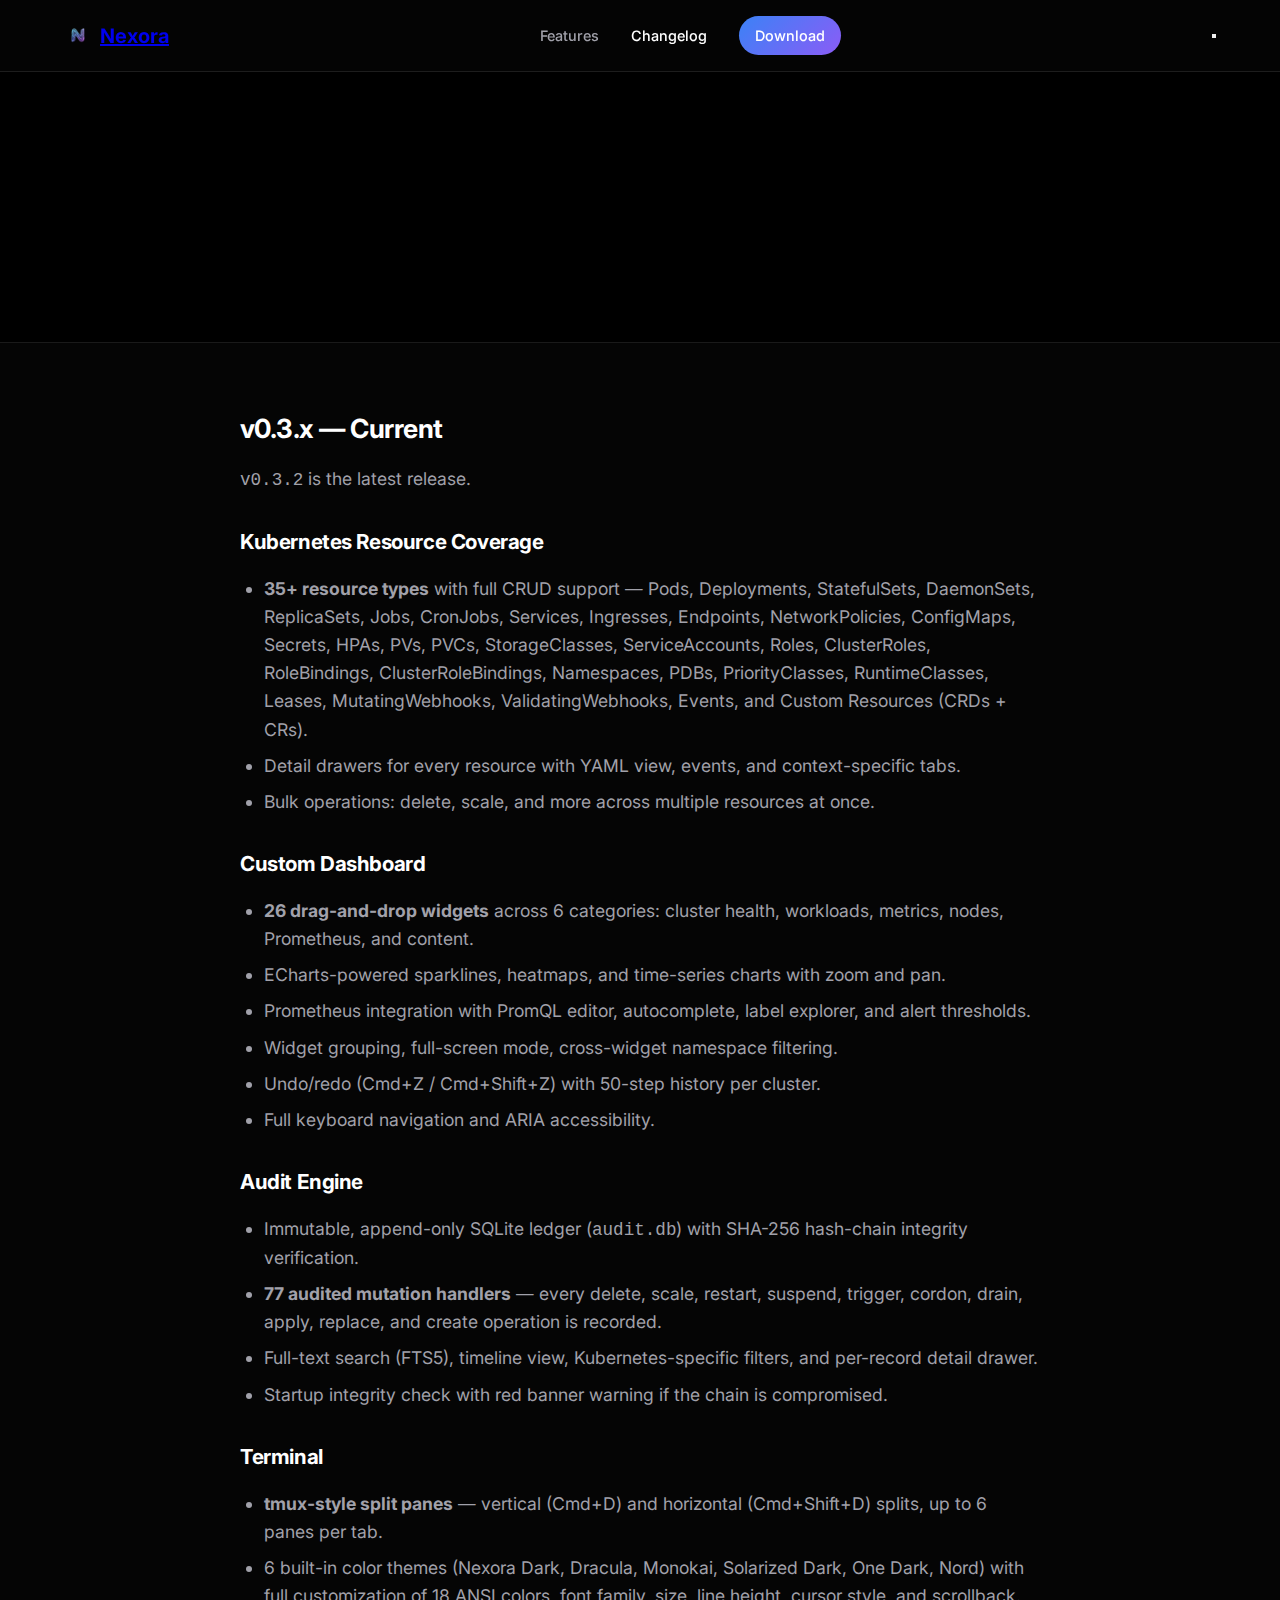
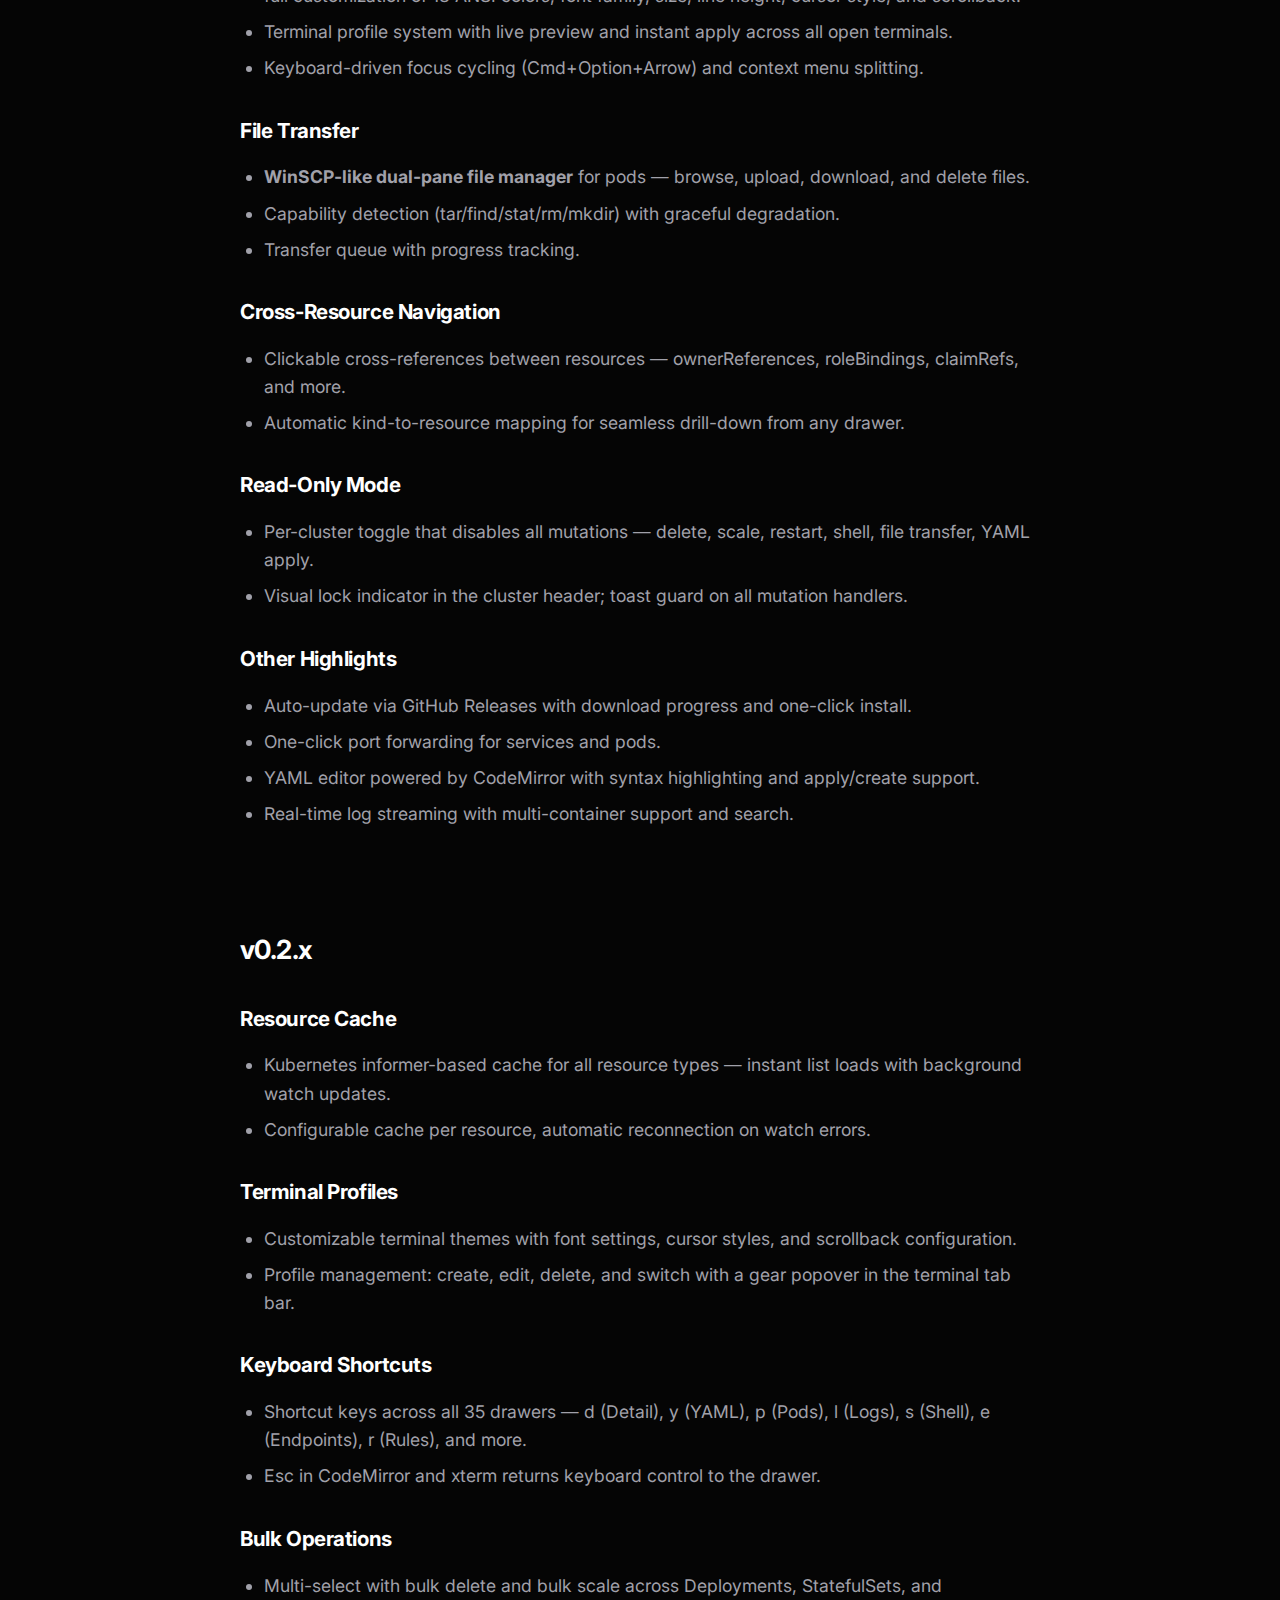
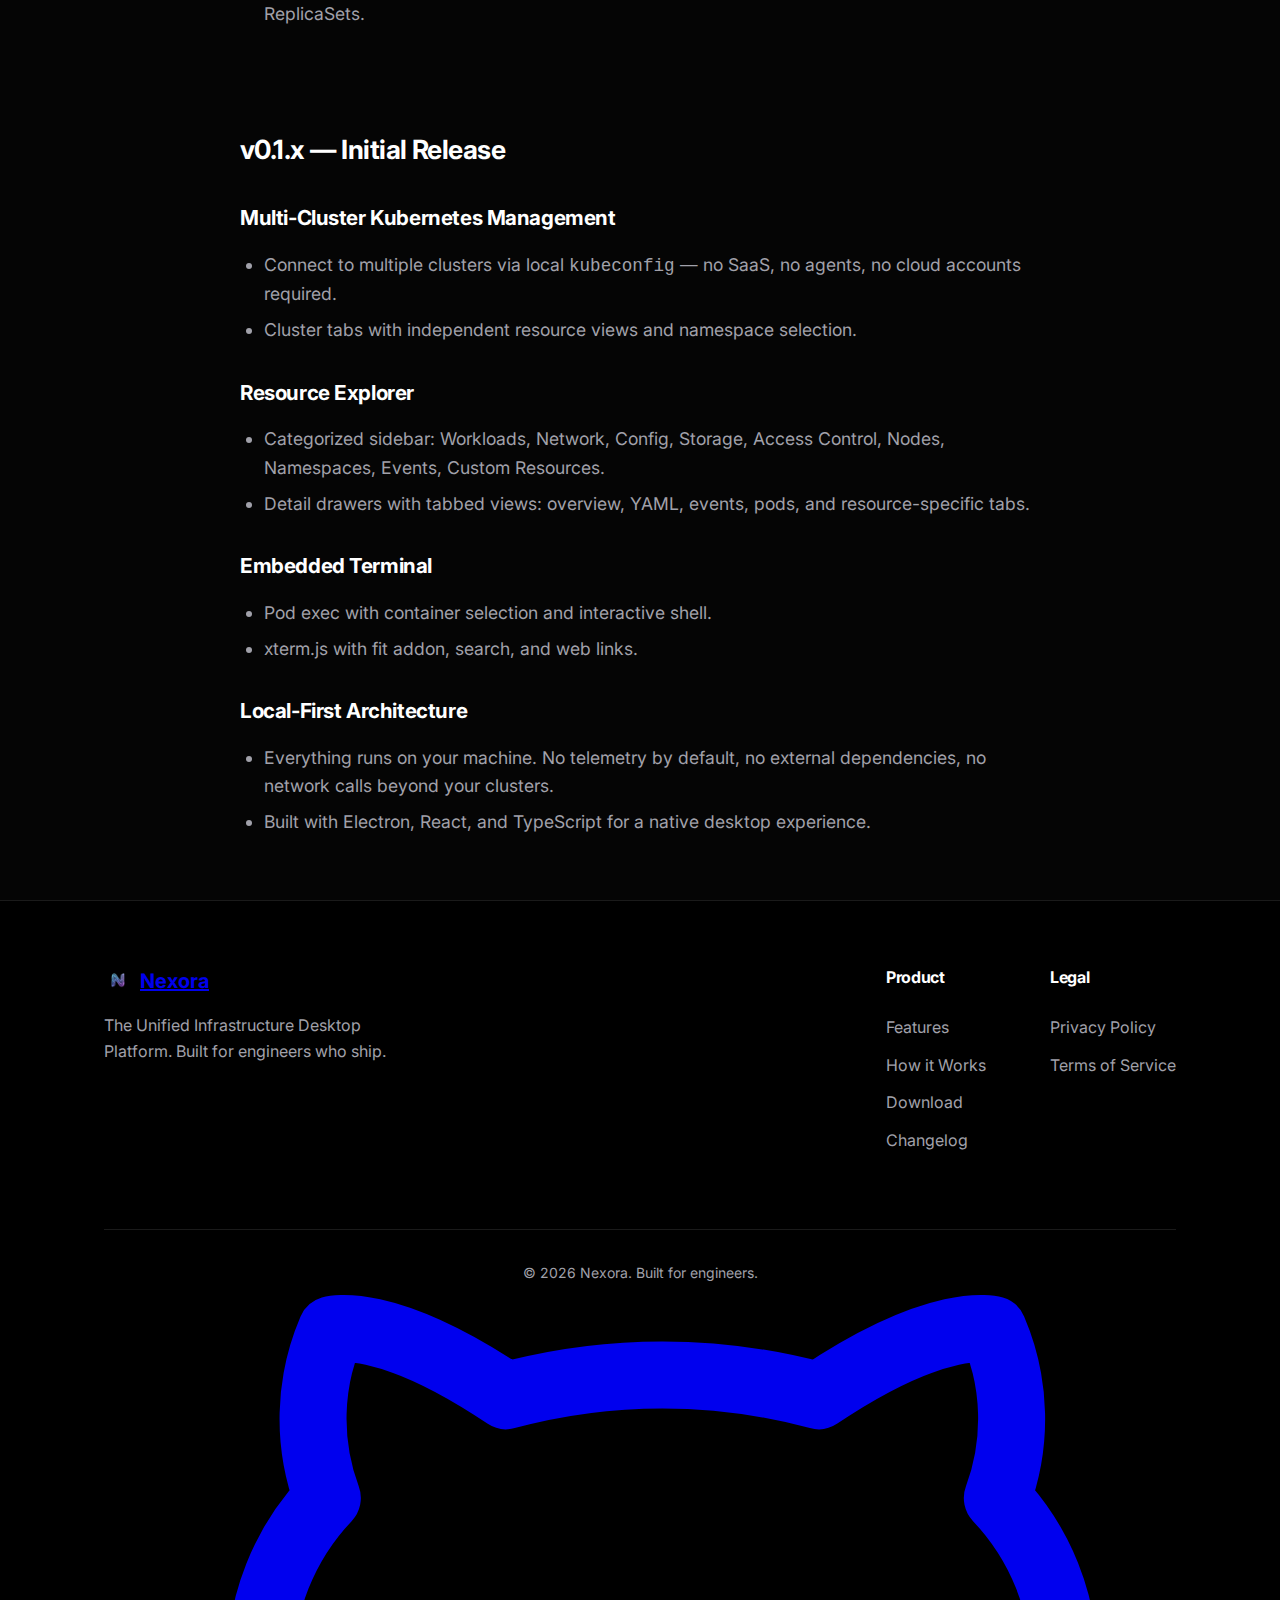
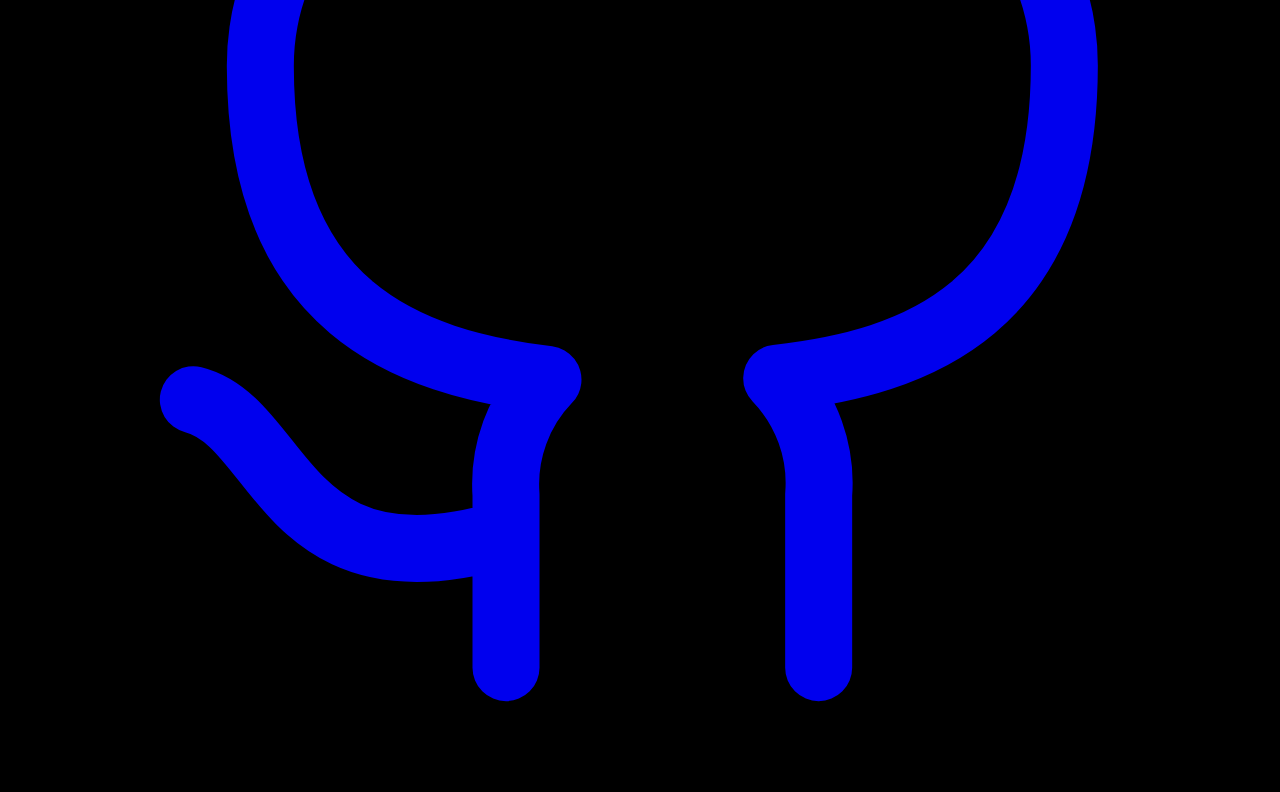
<file: changelog.html>
<!DOCTYPE html>
<html lang="en">

<head>
    <meta charset="UTF-8">
    <meta name="viewport" content="width=device-width, initial-scale=1.0">
    <title>Changelog | Nexora</title>
    <link rel="preconnect" href="https://fonts.googleapis.com">
    <link rel="preconnect" href="https://fonts.gstatic.com" crossorigin>
    <link
        href="https://fonts.googleapis.com/css2?family=Inter:wght@300;400;500;600;700;800&family=JetBrains+Mono:wght@400;500;600&display=swap"
        rel="stylesheet">
    <link rel="icon" type="image/png" href="favicon.png">
    <link rel="stylesheet" href="styles.css">
</head>

<body>
    <nav class="navbar scrolled">
        <a href="index.html" class="logo">
            <img src="favicon.png" alt="Nexora Icon" class="logo-img">
            <span class="logo-text">Nexora</span>
        </a>
        <div class="nav-links">
            <a href="index.html#features">Features</a>
            <a href="changelog.html" style="color: var(--text-main);">Changelog</a>
            <a href="index.html#download" class="btn-primary-sm"><span>Download</span></a>
        </div>
        <button class="nav-toggle" aria-label="Toggle navigation">
            <span></span>
            <span></span>
            <span></span>
        </button>
    </nav>

    <header class="page-header">
        <div class="container">
            <h1 class="hero-title fade-up" style="font-size: clamp(2.5rem, 5vw, 3.5rem);">Changelog</h1>
            <p class="hero-subtitle fade-up delay-1" style="margin: 1rem auto 0;">What's new in Nexora</p>
        </div>
    </header>

    <main class="container">
        <div class="prose reveal">

            <h2>v0.3.x &mdash; Current</h2>
            <p><code>v0.3.2</code> is the latest release.</p>

            <h3>Kubernetes Resource Coverage</h3>
            <ul>
                <li><strong>35+ resource types</strong> with full CRUD support &mdash; Pods, Deployments, StatefulSets,
                    DaemonSets, ReplicaSets, Jobs, CronJobs, Services, Ingresses, Endpoints, NetworkPolicies,
                    ConfigMaps, Secrets, HPAs, PVs, PVCs, StorageClasses, ServiceAccounts, Roles, ClusterRoles,
                    RoleBindings, ClusterRoleBindings, Namespaces, PDBs, PriorityClasses, RuntimeClasses, Leases,
                    MutatingWebhooks, ValidatingWebhooks, Events, and Custom Resources (CRDs + CRs).</li>
                <li>Detail drawers for every resource with YAML view, events, and context-specific tabs.</li>
                <li>Bulk operations: delete, scale, and more across multiple resources at once.</li>
            </ul>

            <h3>Custom Dashboard</h3>
            <ul>
                <li><strong>26 drag-and-drop widgets</strong> across 6 categories: cluster health, workloads, metrics,
                    nodes, Prometheus, and content.</li>
                <li>ECharts-powered sparklines, heatmaps, and time-series charts with zoom and pan.</li>
                <li>Prometheus integration with PromQL editor, autocomplete, label explorer, and alert thresholds.</li>
                <li>Widget grouping, full-screen mode, cross-widget namespace filtering.</li>
                <li>Undo/redo (Cmd+Z / Cmd+Shift+Z) with 50-step history per cluster.</li>
                <li>Full keyboard navigation and ARIA accessibility.</li>
            </ul>

            <h3>Audit Engine</h3>
            <ul>
                <li>Immutable, append-only SQLite ledger (<code>audit.db</code>) with SHA-256 hash-chain integrity
                    verification.</li>
                <li><strong>77 audited mutation handlers</strong> &mdash; every delete, scale, restart, suspend, trigger,
                    cordon, drain, apply, replace, and create operation is recorded.</li>
                <li>Full-text search (FTS5), timeline view, Kubernetes-specific filters, and per-record detail drawer.
                </li>
                <li>Startup integrity check with red banner warning if the chain is compromised.</li>
            </ul>

            <h3>Terminal</h3>
            <ul>
                <li><strong>tmux-style split panes</strong> &mdash; vertical (Cmd+D) and horizontal (Cmd+Shift+D)
                    splits, up to 6 panes per tab.</li>
                <li>6 built-in color themes (Nexora Dark, Dracula, Monokai, Solarized Dark, One Dark, Nord) with full
                    customization of 18 ANSI colors, font family, size, line height, cursor style, and scrollback.</li>
                <li>Terminal profile system with live preview and instant apply across all open terminals.</li>
                <li>Keyboard-driven focus cycling (Cmd+Option+Arrow) and context menu splitting.</li>
            </ul>

            <h3>File Transfer</h3>
            <ul>
                <li><strong>WinSCP-like dual-pane file manager</strong> for pods &mdash; browse, upload, download, and
                    delete files.</li>
                <li>Capability detection (tar/find/stat/rm/mkdir) with graceful degradation.</li>
                <li>Transfer queue with progress tracking.</li>
            </ul>

            <h3>Cross-Resource Navigation</h3>
            <ul>
                <li>Clickable cross-references between resources &mdash; ownerReferences, roleBindings, claimRefs, and
                    more.</li>
                <li>Automatic kind-to-resource mapping for seamless drill-down from any drawer.</li>
            </ul>

            <h3>Read-Only Mode</h3>
            <ul>
                <li>Per-cluster toggle that disables all mutations &mdash; delete, scale, restart, shell, file transfer,
                    YAML apply.</li>
                <li>Visual lock indicator in the cluster header; toast guard on all mutation handlers.</li>
            </ul>

            <h3>Other Highlights</h3>
            <ul>
                <li>Auto-update via GitHub Releases with download progress and one-click install.</li>
                <li>One-click port forwarding for services and pods.</li>
                <li>YAML editor powered by CodeMirror with syntax highlighting and apply/create support.</li>
                <li>Real-time log streaming with multi-container support and search.</li>
            </ul>

            <br>

            <h2>v0.2.x</h2>

            <h3>Resource Cache</h3>
            <ul>
                <li>Kubernetes informer-based cache for all resource types &mdash; instant list loads with background
                    watch updates.</li>
                <li>Configurable cache per resource, automatic reconnection on watch errors.</li>
            </ul>

            <h3>Terminal Profiles</h3>
            <ul>
                <li>Customizable terminal themes with font settings, cursor styles, and scrollback configuration.</li>
                <li>Profile management: create, edit, delete, and switch with a gear popover in the terminal tab bar.
                </li>
            </ul>

            <h3>Keyboard Shortcuts</h3>
            <ul>
                <li>Shortcut keys across all 35 drawers &mdash; d (Detail), y (YAML), p (Pods), l (Logs), s (Shell), e
                    (Endpoints), r (Rules), and more.</li>
                <li>Esc in CodeMirror and xterm returns keyboard control to the drawer.</li>
            </ul>

            <h3>Bulk Operations</h3>
            <ul>
                <li>Multi-select with bulk delete and bulk scale across Deployments, StatefulSets, and ReplicaSets.</li>
            </ul>

            <br>

            <h2>v0.1.x &mdash; Initial Release</h2>

            <h3>Multi-Cluster Kubernetes Management</h3>
            <ul>
                <li>Connect to multiple clusters via local <code>kubeconfig</code> &mdash; no SaaS, no agents, no cloud
                    accounts required.</li>
                <li>Cluster tabs with independent resource views and namespace selection.</li>
            </ul>

            <h3>Resource Explorer</h3>
            <ul>
                <li>Categorized sidebar: Workloads, Network, Config, Storage, Access Control, Nodes, Namespaces, Events,
                    Custom Resources.</li>
                <li>Detail drawers with tabbed views: overview, YAML, events, pods, and resource-specific tabs.</li>
            </ul>

            <h3>Embedded Terminal</h3>
            <ul>
                <li>Pod exec with container selection and interactive shell.</li>
                <li>xterm.js with fit addon, search, and web links.</li>
            </ul>

            <h3>Local-First Architecture</h3>
            <ul>
                <li>Everything runs on your machine. No telemetry by default, no external dependencies, no network calls
                    beyond your clusters.</li>
                <li>Built with Electron, React, and TypeScript for a native desktop experience.</li>
            </ul>

        </div>
    </main>

    <footer class="footer">
        <div class="container">
            <div class="footer-top">
                <div class="footer-brand">
                    <a href="index.html" class="logo">
                        <img src="favicon.png" alt="Nexora Icon" class="logo-img">
                        <span class="logo-text">Nexora</span>
                    </a>
                    <p>The Unified Infrastructure Desktop Platform. Built for engineers who ship.</p>
                </div>
                <div class="footer-links">
                    <div class="link-group">
                        <h4>Product</h4>
                        <a href="index.html#features">Features</a>
                        <a href="index.html#how-it-works">How it Works</a>
                        <a href="index.html#download">Download</a>
                        <a href="changelog.html">Changelog</a>
                    </div>
                    <div class="link-group">
                        <h4>Legal</h4>
                        <a href="privacy.html">Privacy Policy</a>
                        <a href="terms.html">Terms of Service</a>
                    </div>
                </div>
            </div>
            <div class="footer-bottom">
                <p>&copy; 2026 Nexora. Built for engineers.</p>
                <div class="footer-social">
                    <a href="https://github.com/rohitect/nexora-ide" aria-label="GitHub">
                        <svg xmlns="http://www.w3.org/2000/svg" viewBox="0 0 24 24" fill="none" stroke="currentColor"
                            stroke-width="1.5" stroke-linecap="round" stroke-linejoin="round">
                            <path
                                d="M9 19c-5 1.5-5-2.5-7-3m14 6v-3.87a3.37 3.37 0 0 0-.94-2.61c3.14-.35 6.44-1.54 6.44-7A5.44 5.44 0 0 0 20 4.77 5.07 5.07 0 0 0 19.91 1S18.73.65 16 2.48a13.38 13.38 0 0 0-7 0C6.27.65 5.09 1 5.09 1A5.07 5.07 0 0 0 5 4.77a5.44 5.44 0 0 0-1.5 3.78c0 5.42 3.3 6.61 6.44 7A3.37 3.37 0 0 0 9 18.13V22" />
                        </svg>
                    </a>
                </div>
            </div>
        </div>
    </footer>
    <script src="script.js"></script>
</body>

</html>
</file>
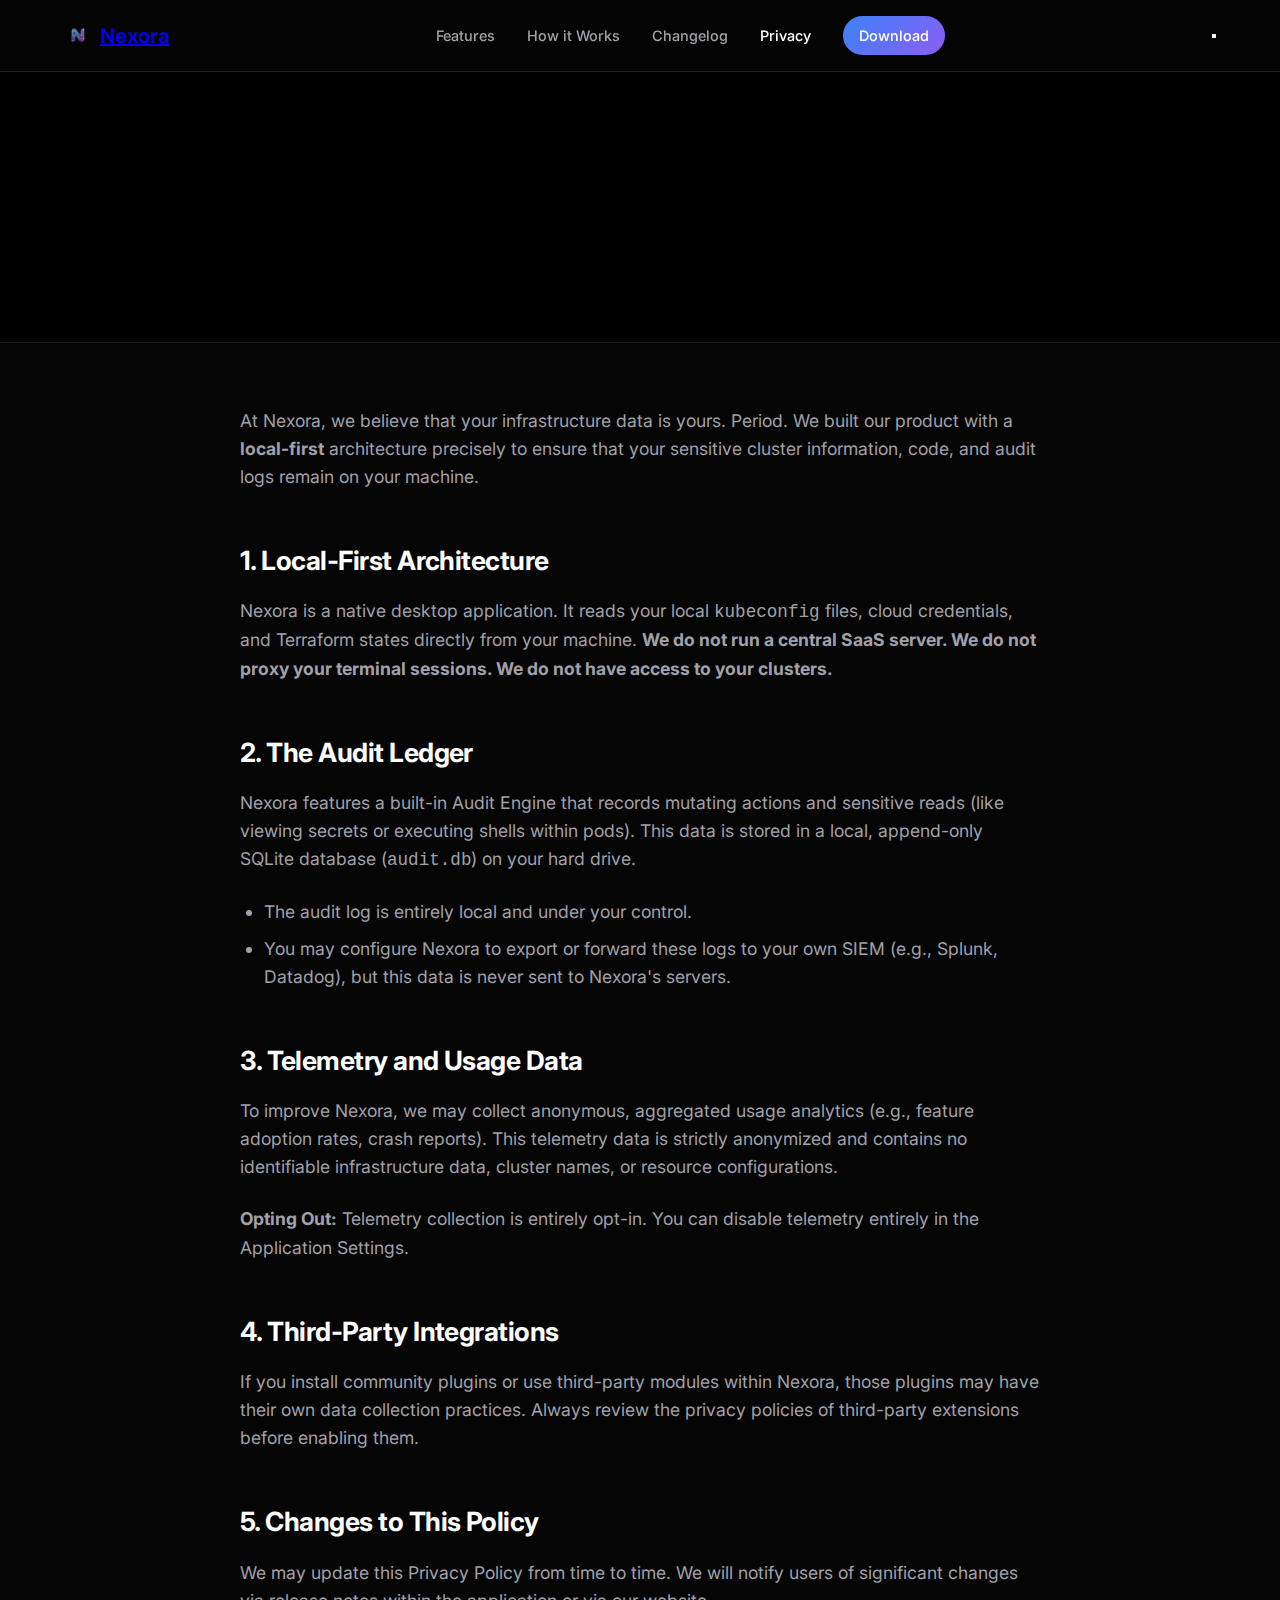
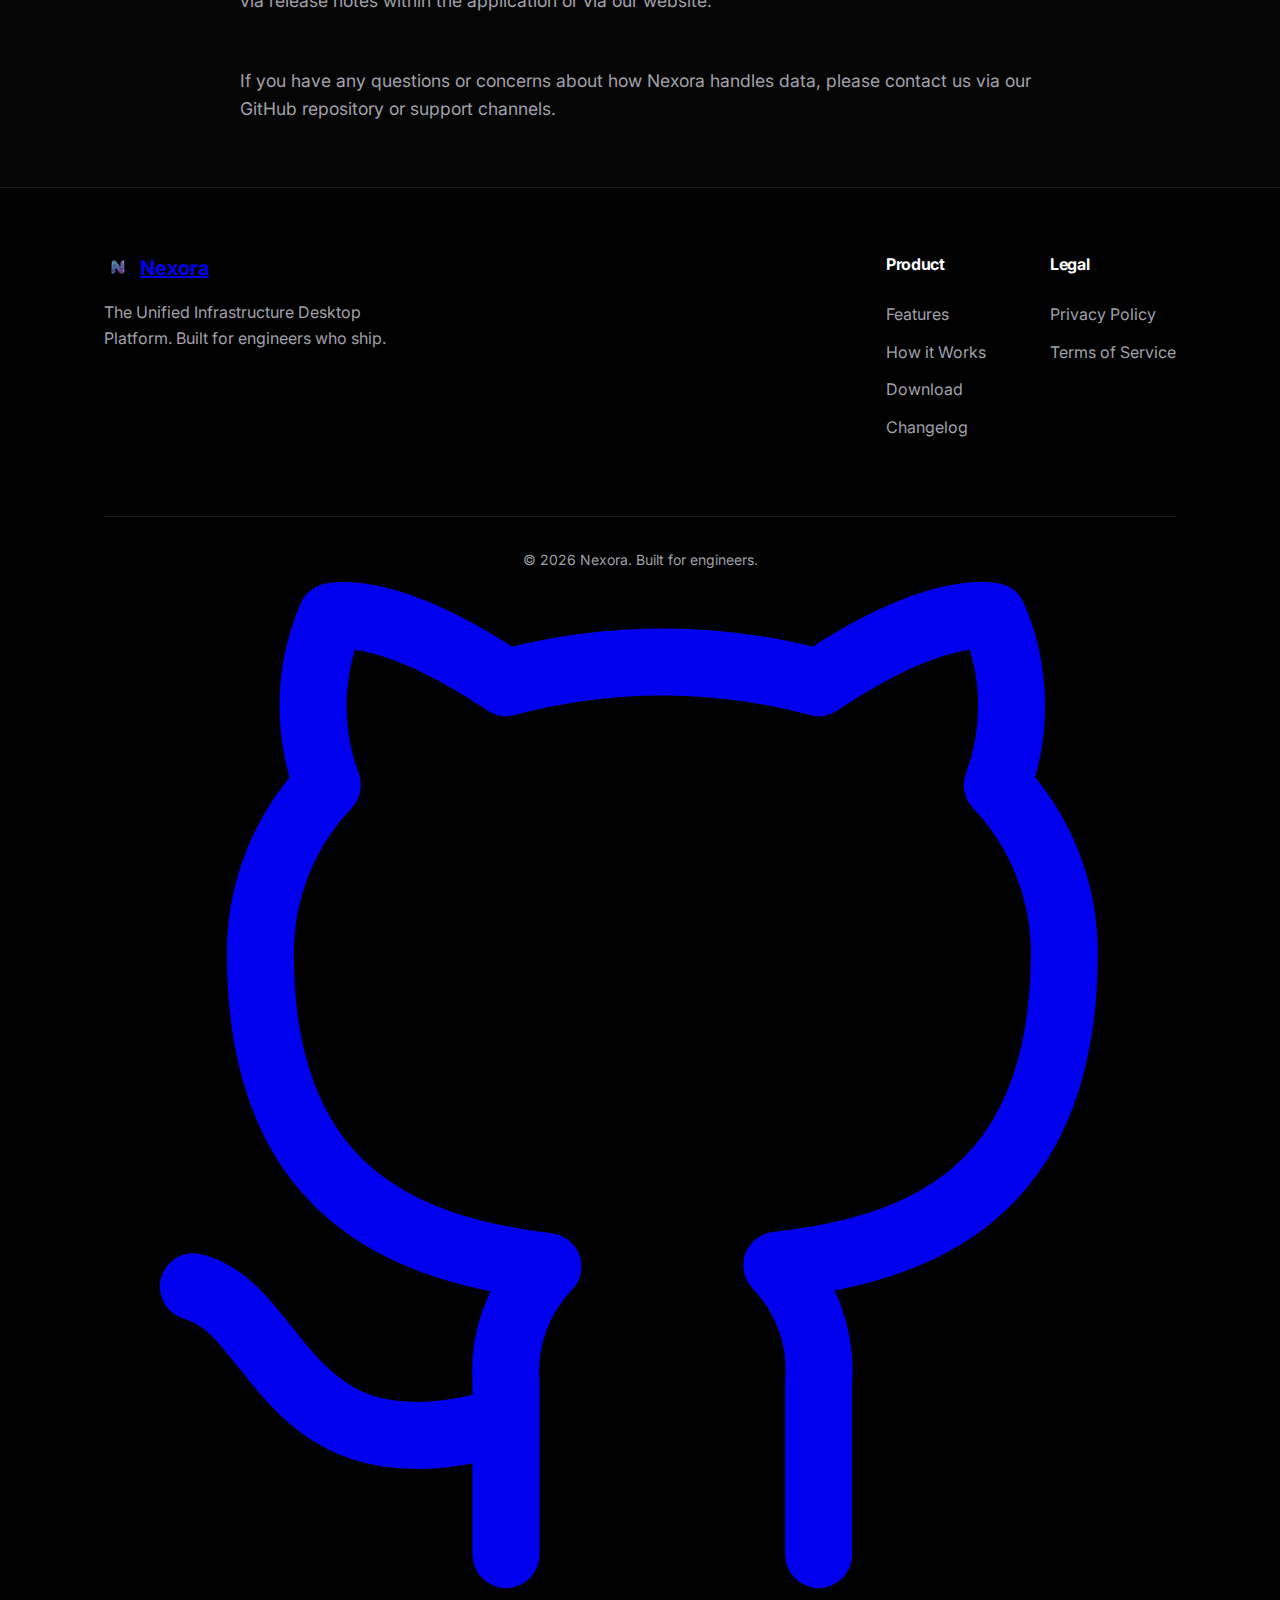
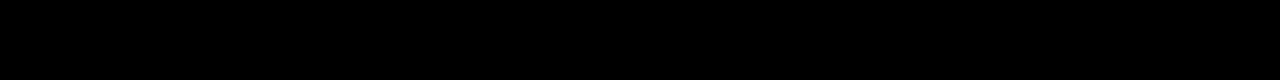
<file: privacy.html>
<!DOCTYPE html>
<html lang="en">

<head>
    <meta charset="UTF-8">
    <meta name="viewport" content="width=device-width, initial-scale=1.0">
    <title>Privacy Policy | Nexora</title>
    <link rel="preconnect" href="https://fonts.googleapis.com">
    <link rel="preconnect" href="https://fonts.gstatic.com" crossorigin>
    <link
        href="https://fonts.googleapis.com/css2?family=Inter:wght@300;400;500;600;700;800&family=JetBrains+Mono:wght@400;500;600&display=swap"
        rel="stylesheet">
    <link rel="icon" type="image/png" href="favicon.png">
    <link rel="stylesheet" href="styles.css">
</head>

<body>
    <nav class="navbar scrolled">
        <a href="index.html" class="logo">
            <img src="favicon.png" alt="Nexora Icon" class="logo-img">
            <span class="logo-text">Nexora</span>
        </a>
        <div class="nav-links">
            <a href="index.html#features">Features</a>
            <a href="index.html#how-it-works">How it Works</a>
            <a href="changelog.html">Changelog</a>
            <a href="privacy.html" style="color: var(--text-main);">Privacy</a>
            <a href="index.html#download" class="btn-primary-sm"><span>Download</span></a>
        </div>
        <button class="nav-toggle" aria-label="Toggle navigation">
            <span></span>
            <span></span>
            <span></span>
        </button>
    </nav>

    <header class="page-header">
        <div class="container">
            <h1 class="hero-title fade-up" style="font-size: clamp(2.5rem, 5vw, 3.5rem);">Privacy Policy</h1>
            <p class="hero-subtitle fade-up delay-1" style="margin: 1rem auto 0;">Effective Date: February 20, 2026</p>
        </div>
    </header>

    <main class="container">
        <div class="prose reveal">
            <p>At Nexora, we believe that your infrastructure data is yours. Period. We built our product with a
                <strong>local-first</strong> architecture precisely to ensure that your sensitive cluster information,
                code, and audit logs remain on your machine.
            </p>

            <h2>1. Local-First Architecture</h2>
            <p>Nexora is a native desktop application. It reads your local <code>kubeconfig</code> files, cloud
                credentials, and Terraform states directly from your machine. <strong>We do not run a central SaaS
                    server. We do not proxy your terminal sessions. We do not have access to your clusters.</strong></p>

            <h2>2. The Audit Ledger</h2>
            <p>Nexora features a built-in Audit Engine that records mutating actions and sensitive reads (like viewing
                secrets or executing shells within pods). This data is stored in a local, append-only SQLite database
                (<code>audit.db</code>) on your hard drive.</p>
            <ul>
                <li>The audit log is entirely local and under your control.</li>
                <li>You may configure Nexora to export or forward these logs to your own SIEM (e.g., Splunk, Datadog),
                    but this data is never sent to Nexora's servers.</li>
            </ul>

            <h2>3. Telemetry and Usage Data</h2>
            <p>To improve Nexora, we may collect anonymous, aggregated usage analytics (e.g., feature adoption rates,
                crash reports). This telemetry data is strictly anonymized and contains no identifiable infrastructure
                data, cluster names, or resource configurations.</p>
            <p><strong>Opting Out:</strong> Telemetry collection is entirely opt-in. You can disable telemetry entirely
                in the Application Settings.</p>

            <h2>4. Third-Party Integrations</h2>
            <p>If you install community plugins or use third-party modules within Nexora, those plugins may have their
                own data collection practices. Always review the privacy policies of third-party extensions before
                enabling them.</p>

            <h2>5. Changes to This Policy</h2>
            <p>We may update this Privacy Policy from time to time. We will notify users of significant changes via
                release notes within the application or via our website.</p>

            <br>
            <p>If you have any questions or concerns about how Nexora handles data, please contact us via our GitHub
                repository or support channels.</p>
        </div>
    </main>

    <footer class="footer">
        <div class="container">
            <div class="footer-top">
                <div class="footer-brand">
                    <a href="index.html" class="logo">
                        <img src="favicon.png" alt="Nexora Icon" class="logo-img">
                        <span class="logo-text">Nexora</span>
                    </a>
                    <p>The Unified Infrastructure Desktop Platform. Built for engineers who ship.</p>
                </div>
                <div class="footer-links">
                    <div class="link-group">
                        <h4>Product</h4>
                        <a href="index.html#features">Features</a>
                        <a href="index.html#how-it-works">How it Works</a>
                        <a href="index.html#download">Download</a>
                        <a href="changelog.html">Changelog</a>
                    </div>
                    <div class="link-group">
                        <h4>Legal</h4>
                        <a href="privacy.html">Privacy Policy</a>
                        <a href="terms.html">Terms of Service</a>
                    </div>
                </div>
            </div>
            <div class="footer-bottom">
                <p>&copy; 2026 Nexora. Built for engineers.</p>
                <div class="footer-social">
                    <a href="https://github.com/rohitect/nexora-ide" aria-label="GitHub">
                        <svg xmlns="http://www.w3.org/2000/svg" viewBox="0 0 24 24" fill="none" stroke="currentColor"
                            stroke-width="1.5" stroke-linecap="round" stroke-linejoin="round">
                            <path
                                d="M9 19c-5 1.5-5-2.5-7-3m14 6v-3.87a3.37 3.37 0 0 0-.94-2.61c3.14-.35 6.44-1.54 6.44-7A5.44 5.44 0 0 0 20 4.77 5.07 5.07 0 0 0 19.91 1S18.73.65 16 2.48a13.38 13.38 0 0 0-7 0C6.27.65 5.09 1 5.09 1A5.07 5.07 0 0 0 5 4.77a5.44 5.44 0 0 0-1.5 3.78c0 5.42 3.3 6.61 6.44 7A3.37 3.37 0 0 0 9 18.13V22" />
                        </svg>
                    </a>
                </div>
            </div>
        </div>
    </footer>
    <script src="script.js"></script>
</body>

</html>
</file>
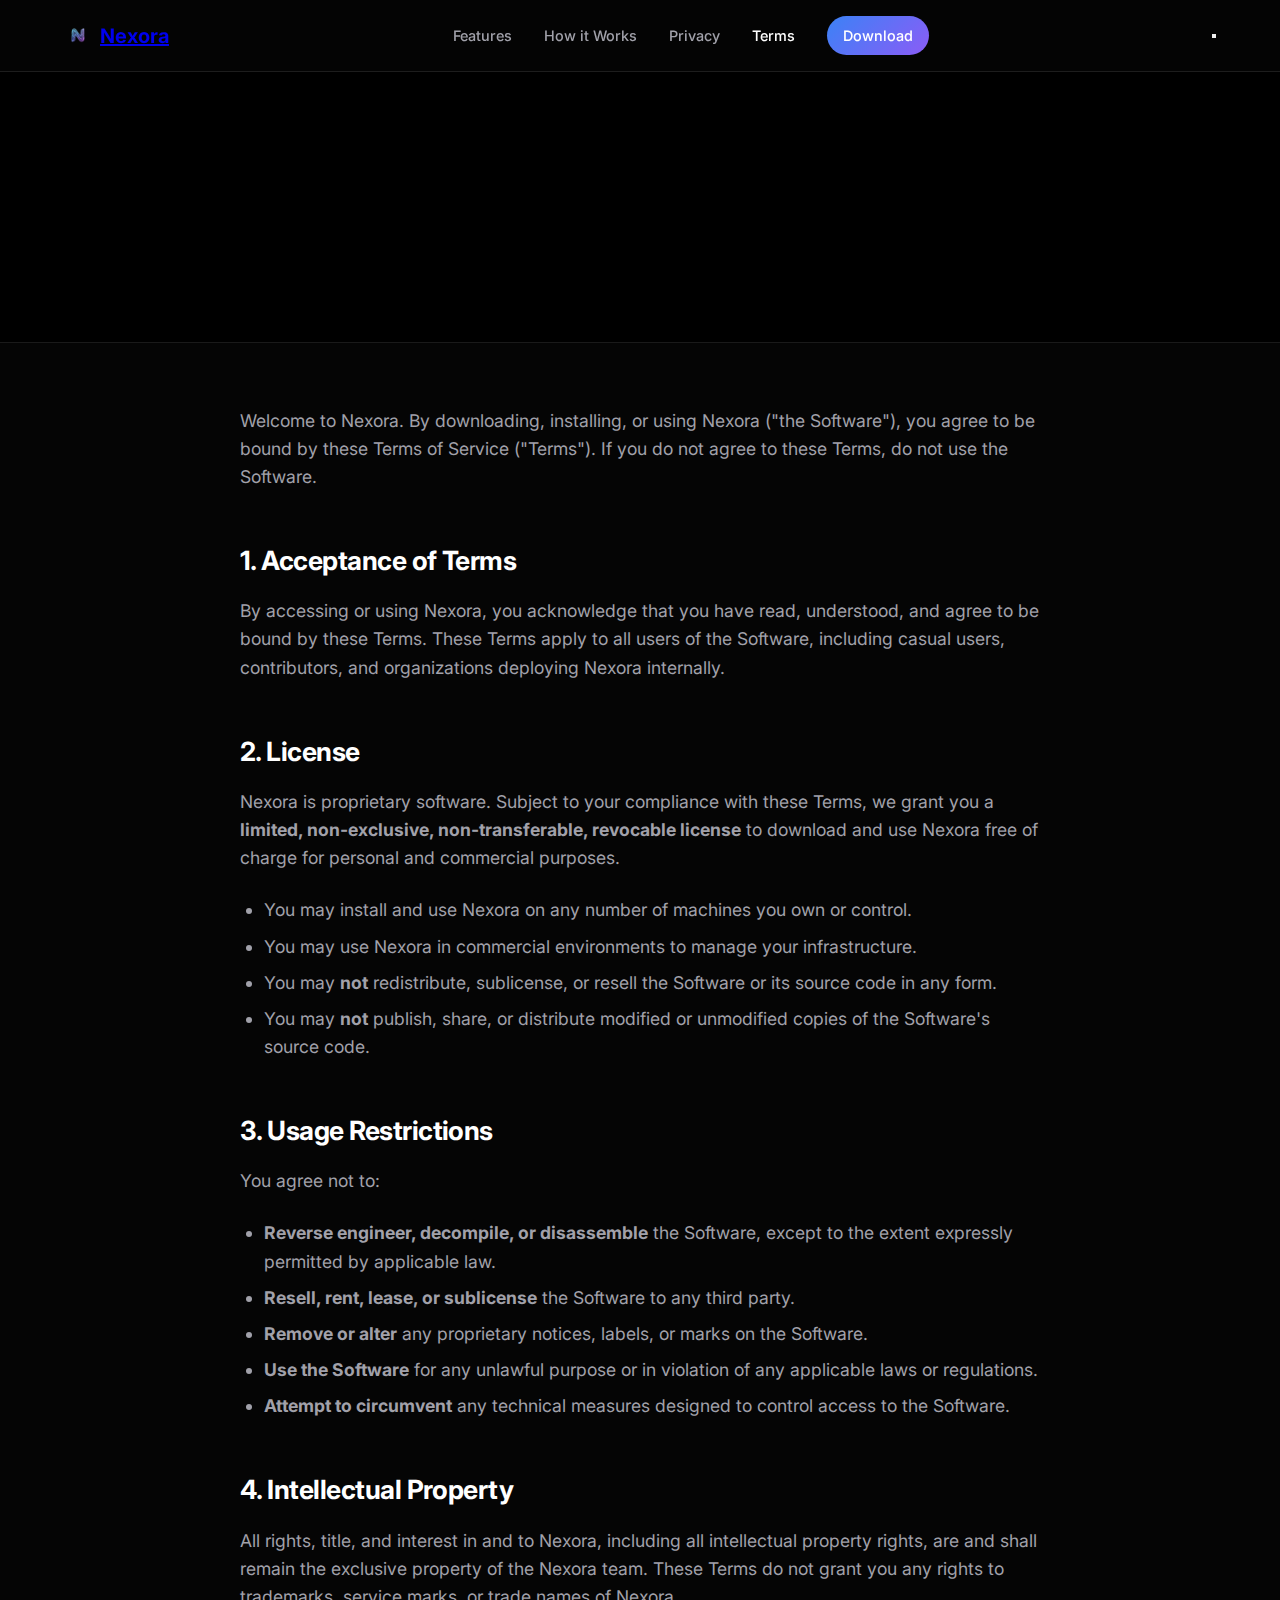
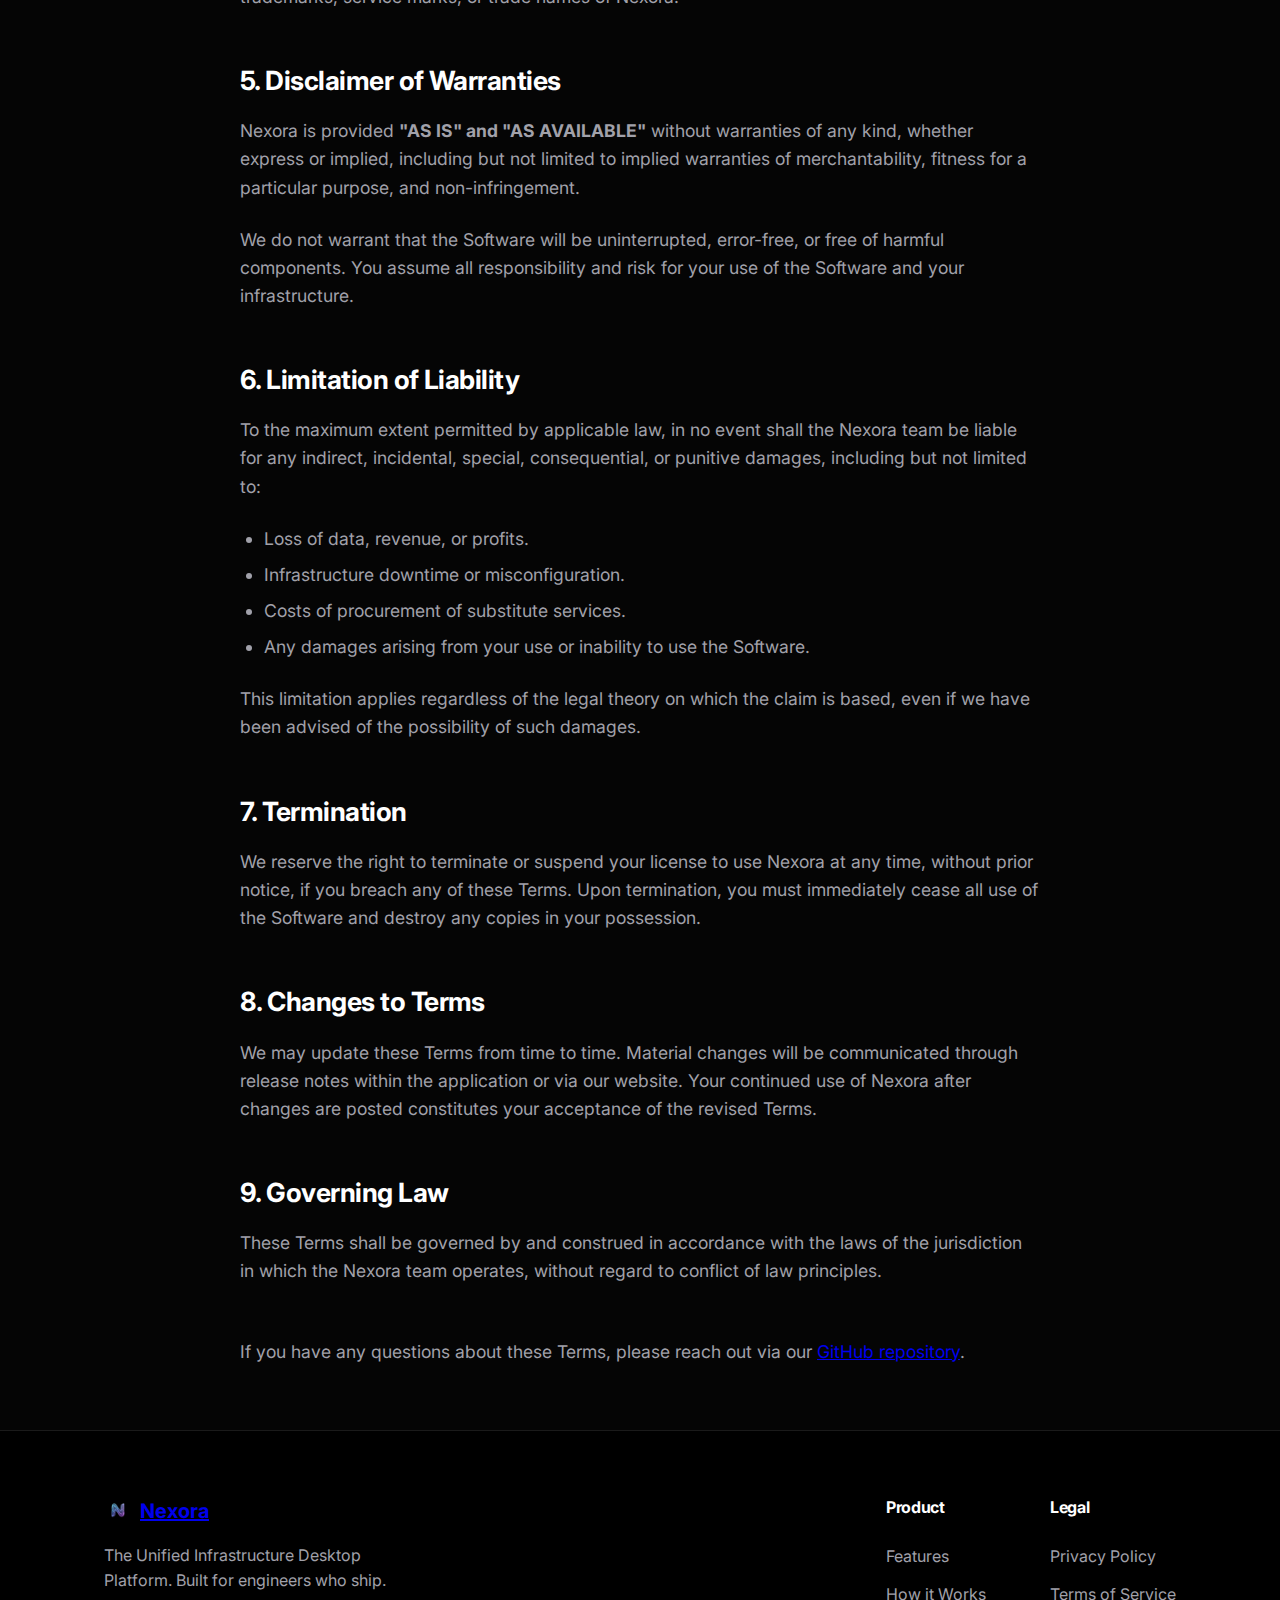
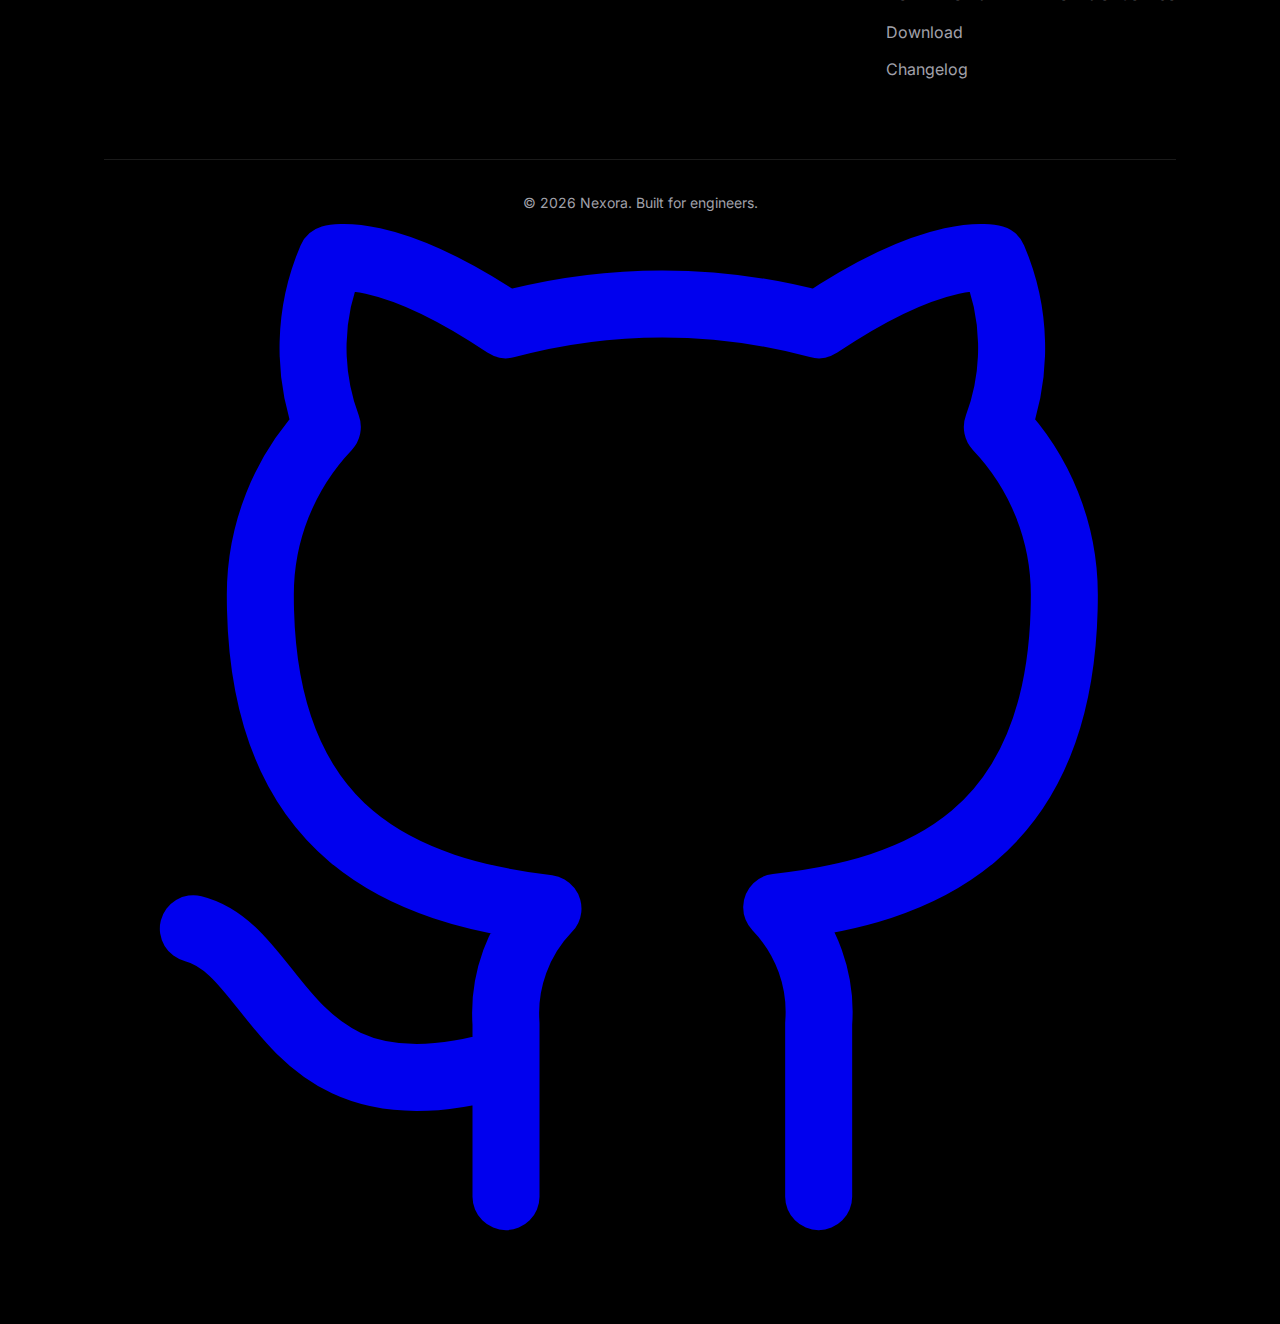
<file: terms.html>
<!DOCTYPE html>
<html lang="en">

<head>
    <meta charset="UTF-8">
    <meta name="viewport" content="width=device-width, initial-scale=1.0">
    <title>Terms of Service | Nexora</title>
    <link rel="preconnect" href="https://fonts.googleapis.com">
    <link rel="preconnect" href="https://fonts.gstatic.com" crossorigin>
    <link
        href="https://fonts.googleapis.com/css2?family=Inter:wght@300;400;500;600;700;800&family=JetBrains+Mono:wght@400;500;600&display=swap"
        rel="stylesheet">
    <link rel="icon" type="image/png" href="favicon.png">
    <link rel="stylesheet" href="styles.css">
</head>

<body>
    <nav class="navbar scrolled">
        <a href="index.html" class="logo">
            <img src="favicon.png" alt="Nexora Icon" class="logo-img">
            <span class="logo-text">Nexora</span>
        </a>
        <div class="nav-links">
            <a href="index.html#features">Features</a>
            <a href="index.html#how-it-works">How it Works</a>
            <a href="privacy.html">Privacy</a>
            <a href="terms.html" style="color: var(--text-main);">Terms</a>
            <a href="index.html#download" class="btn-primary-sm"><span>Download</span></a>
        </div>
        <button class="nav-toggle" aria-label="Toggle navigation">
            <span></span>
            <span></span>
            <span></span>
        </button>
    </nav>

    <header class="page-header">
        <div class="container">
            <h1 class="hero-title fade-up" style="font-size: clamp(2.5rem, 5vw, 3.5rem);">Terms of Service</h1>
            <p class="hero-subtitle fade-up delay-1" style="margin: 1rem auto 0;">Effective Date: February 24, 2026</p>
        </div>
    </header>

    <main class="container">
        <div class="prose reveal">
            <p>Welcome to Nexora. By downloading, installing, or using Nexora ("the Software"), you agree to be bound by
                these Terms of Service ("Terms"). If you do not agree to these Terms, do not use the Software.</p>

            <h2>1. Acceptance of Terms</h2>
            <p>By accessing or using Nexora, you acknowledge that you have read, understood, and agree to be bound by
                these Terms. These Terms apply to all users of the Software, including casual users, contributors, and
                organizations deploying Nexora internally.</p>

            <h2>2. License</h2>
            <p>Nexora is proprietary software. Subject to your compliance with these Terms, we grant you a
                <strong>limited, non-exclusive, non-transferable, revocable license</strong> to download and use Nexora
                free of charge for personal and commercial purposes.</p>
            <ul>
                <li>You may install and use Nexora on any number of machines you own or control.</li>
                <li>You may use Nexora in commercial environments to manage your infrastructure.</li>
                <li>You may <strong>not</strong> redistribute, sublicense, or resell the Software or its source code in
                    any form.</li>
                <li>You may <strong>not</strong> publish, share, or distribute modified or unmodified copies of the
                    Software's source code.</li>
            </ul>

            <h2>3. Usage Restrictions</h2>
            <p>You agree not to:</p>
            <ul>
                <li><strong>Reverse engineer, decompile, or disassemble</strong> the Software, except to the extent
                    expressly permitted by applicable law.</li>
                <li><strong>Resell, rent, lease, or sublicense</strong> the Software to any third party.</li>
                <li><strong>Remove or alter</strong> any proprietary notices, labels, or marks on the Software.</li>
                <li><strong>Use the Software</strong> for any unlawful purpose or in violation of any applicable laws or
                    regulations.</li>
                <li><strong>Attempt to circumvent</strong> any technical measures designed to control access to the
                    Software.</li>
            </ul>

            <h2>4. Intellectual Property</h2>
            <p>All rights, title, and interest in and to Nexora, including all intellectual property rights, are and
                shall remain the exclusive property of the Nexora team. These Terms do not grant you any rights to
                trademarks, service marks, or trade names of Nexora.</p>

            <h2>5. Disclaimer of Warranties</h2>
            <p>Nexora is provided <strong>"AS IS" and "AS AVAILABLE"</strong> without warranties of any kind, whether
                express or implied, including but not limited to implied warranties of merchantability, fitness for a
                particular purpose, and non-infringement.</p>
            <p>We do not warrant that the Software will be uninterrupted, error-free, or free of harmful components. You
                assume all responsibility and risk for your use of the Software and your infrastructure.</p>

            <h2>6. Limitation of Liability</h2>
            <p>To the maximum extent permitted by applicable law, in no event shall the Nexora team be liable for any
                indirect, incidental, special, consequential, or punitive damages, including but not limited to:</p>
            <ul>
                <li>Loss of data, revenue, or profits.</li>
                <li>Infrastructure downtime or misconfiguration.</li>
                <li>Costs of procurement of substitute services.</li>
                <li>Any damages arising from your use or inability to use the Software.</li>
            </ul>
            <p>This limitation applies regardless of the legal theory on which the claim is based, even if we have been
                advised of the possibility of such damages.</p>

            <h2>7. Termination</h2>
            <p>We reserve the right to terminate or suspend your license to use Nexora at any time, without prior
                notice, if you breach any of these Terms. Upon termination, you must immediately cease all use of the
                Software and destroy any copies in your possession.</p>

            <h2>8. Changes to Terms</h2>
            <p>We may update these Terms from time to time. Material changes will be communicated through release notes
                within the application or via our website. Your continued use of Nexora after changes are posted
                constitutes your acceptance of the revised Terms.</p>

            <h2>9. Governing Law</h2>
            <p>These Terms shall be governed by and construed in accordance with the laws of the jurisdiction in which
                the Nexora team operates, without regard to conflict of law principles.</p>

            <br>
            <p>If you have any questions about these Terms, please reach out via our
                <a href="https://github.com/rohitect/nexora-ide" target="_blank" rel="noopener noreferrer">GitHub
                    repository</a>.
            </p>
        </div>
    </main>

    <footer class="footer">
        <div class="container">
            <div class="footer-top">
                <div class="footer-brand">
                    <a href="index.html" class="logo">
                        <img src="favicon.png" alt="Nexora Icon" class="logo-img">
                        <span class="logo-text">Nexora</span>
                    </a>
                    <p>The Unified Infrastructure Desktop Platform. Built for engineers who ship.</p>
                </div>
                <div class="footer-links">
                    <div class="link-group">
                        <h4>Product</h4>
                        <a href="index.html#features">Features</a>
                        <a href="index.html#how-it-works">How it Works</a>
                        <a href="index.html#download">Download</a>
                        <a href="changelog.html">Changelog</a>
                    </div>
                    <div class="link-group">
                        <h4>Legal</h4>
                        <a href="privacy.html">Privacy Policy</a>
                        <a href="terms.html">Terms of Service</a>
                    </div>
                </div>
            </div>
            <div class="footer-bottom">
                <p>&copy; 2026 Nexora. Built for engineers.</p>
                <div class="footer-social">
                    <a href="https://github.com/rohitect/nexora-ide" aria-label="GitHub">
                        <svg xmlns="http://www.w3.org/2000/svg" viewBox="0 0 24 24" fill="none" stroke="currentColor"
                            stroke-width="1.5" stroke-linecap="round" stroke-linejoin="round">
                            <path
                                d="M9 19c-5 1.5-5-2.5-7-3m14 6v-3.87a3.37 3.37 0 0 0-.94-2.61c3.14-.35 6.44-1.54 6.44-7A5.44 5.44 0 0 0 20 4.77 5.07 5.07 0 0 0 19.91 1S18.73.65 16 2.48a13.38 13.38 0 0 0-7 0C6.27.65 5.09 1 5.09 1A5.07 5.07 0 0 0 5 4.77a5.44 5.44 0 0 0-1.5 3.78c0 5.42 3.3 6.61 6.44 7A3.37 3.37 0 0 0 9 18.13V22" />
                        </svg>
                    </a>
                </div>
            </div>
        </div>
    </footer>
    <script src="script.js"></script>
</body>

</html>
</file>
<file: styles.css>
:root {
    --bg-dark: #050505;
    --bg-darker: #000000;
    --bg-card: rgba(255, 255, 255, 0.03);
    --bg-card-hover: rgba(255, 255, 255, 0.05);
    --border-color: rgba(255, 255, 255, 0.1);
    --text-main: #ffffff;
    --text-muted: #a1a1aa;
    --accent-blue: #3b82f6;
    --accent-purple: #8b5cf6;
    --accent-glow: rgba(139, 92, 246, 0.5);

    --font-main: 'Inter', system-ui, -apple-system, sans-serif;
    --transition: all 0.3s cubic-bezier(0.4, 0, 0.2, 1);
}

* {
    margin: 0;
    padding: 0;
    box-sizing: border-box;
}

html {
    scroll-behavior: smooth;
}

body {
    font-family: var(--font-main);
    background-color: var(--bg-dark);
    color: var(--text-main);
    line-height: 1.6;
    overflow-x: hidden;
}

/* Utilities */
.container {
    max-width: 1200px;
    margin: 0 auto;
    padding: 0 5%;
}

.text-gradient {
    background: linear-gradient(135deg, var(--accent-blue), var(--accent-purple));
    -webkit-background-clip: text;
    -webkit-text-fill-color: transparent;
    background-clip: text;
}

/* Typography */
h1,
h2,
h3,
h4 {
    letter-spacing: -0.02em;
    font-weight: 700;
}

/* Navigation */
.navbar {
    position: fixed;
    top: 0;
    left: 0;
    right: 0;
    display: flex;
    justify-content: space-between;
    align-items: center;
    padding: 1rem 5%;
    z-index: 100;
    transition: var(--transition);
    background: transparent;
    backdrop-filter: blur(0px);
    border-bottom: 1px solid transparent;
}

.navbar.scrolled {
    background: rgba(5, 5, 5, 0.8);
    backdrop-filter: blur(12px);
    border-bottom: 1px solid var(--border-color);
}

.logo {
    display: flex;
    align-items: center;
    gap: 0.5rem;
    font-weight: 700;
    font-size: 1.25rem;
}

.logo-img {
    width: 28px;
    height: 28px;
    border-radius: 6px;
    object-fit: contain;
}

.nav-links {
    display: flex;
    align-items: center;
    gap: 2rem;
}

.nav-links a {
    color: var(--text-muted);
    text-decoration: none;
    font-size: 0.9rem;
    font-weight: 500;
    transition: var(--transition);
}

.nav-links a:hover {
    color: var(--text-main);
}

/* Buttons */
.btn-primary,
.btn-primary-sm {
    background: linear-gradient(135deg, var(--accent-blue), var(--accent-purple));
    color: white !important;
    text-decoration: none;
    border-radius: 100px;
    font-weight: 500;
    transition: var(--transition);
    border: none;
    cursor: pointer;
    display: inline-block;
}

.btn-primary {
    padding: 0.75rem 1.5rem;
    font-size: 1rem;
    box-shadow: 0 0 20px var(--accent-glow);
}

.btn-primary:hover {
    transform: translateY(-2px);
    box-shadow: 0 5px 30px var(--accent-glow);
}

.btn-primary-sm {
    padding: 0.5rem 1rem;
    font-size: 0.875rem;
}

.btn-secondary {
    background: var(--bg-card);
    border: 1px solid var(--border-color);
    color: var(--text-main);
    text-decoration: none;
    padding: 0.75rem 1.5rem;
    border-radius: 100px;
    font-weight: 500;
    transition: var(--transition);
    display: inline-block;
}

.btn-secondary:hover {
    background: var(--bg-card-hover);
    border-color: rgba(255, 255, 255, 0.3);
}

/* Hero Section */
.hero {
    position: relative;
    padding: 12rem 0 6rem;
    min-height: 100vh;
    display: flex;
    align-items: center;
    justify-content: center;
    text-align: center;
}

.hero-bg-glow {
    position: absolute;
    top: -20vh;
    left: 50%;
    transform: translateX(-50%);
    width: 80vw;
    height: 60vh;
    background: radial-gradient(circle, rgba(139, 92, 246, 0.15) 0%, rgba(59, 130, 246, 0.05) 50%, transparent 70%);
    z-index: -1;
    pointer-events: none;
}

.hero-content {
    display: flex;
    flex-direction: column;
    align-items: center;
    max-width: 800px;
}

.badge {
    background: rgba(139, 92, 246, 0.1);
    color: var(--accent-purple);
    border: 1px solid rgba(139, 92, 246, 0.2);
    padding: 0.25rem 0.75rem;
    border-radius: 100px;
    font-size: 0.875rem;
    font-weight: 600;
    margin-bottom: 1.5rem;
}

.hero-title {
    font-size: clamp(3rem, 6vw, 5rem);
    line-height: 1.1;
    margin-bottom: 1.5rem;
}

.hero-subtitle {
    font-size: clamp(1.1rem, 2vw, 1.25rem);
    color: var(--text-muted);
    max-width: 600px;
    margin-bottom: 2.5rem;
}

.hero-cta {
    display: flex;
    gap: 1rem;
    margin-bottom: 4rem;
}

/* Hero Mockup Animation */
.hero-image-container {
    width: 100%;
    max-width: 1000px;
    perspective: 1000px;
}

.hero-image-mockup {
    background: #0f1015;
    border: 1px solid var(--border-color);
    border-radius: 12px;
    box-shadow: 0 25px 50px -12px rgba(0, 0, 0, 0.5), 0 0 0 1px rgba(255, 255, 255, 0.05);
    overflow: hidden;
    transform: rotateX(5deg);
    transition: var(--transition);
    aspect-ratio: 16/9;
    display: flex;
    flex-direction: column;
}

.hero-image-container:hover .hero-image-mockup {
    transform: rotateX(0deg) translateY(-10px);
    box-shadow: 0 35px 60px -15px rgba(0, 0, 0, 0.7), 0 0 0 1px rgba(255, 255, 255, 0.1), 0 0 40px rgba(139, 92, 246, 0.2);
}

.mockup-header {
    height: 32px;
    background: #181a20;
    border-bottom: 1px solid var(--border-color);
    display: flex;
    align-items: center;
    padding: 0 16px;
    gap: 8px;
}

.dot {
    width: 12px;
    height: 12px;
    border-radius: 50%;
}

.dot.red {
    background: #ff5f56;
}

.dot.yellow {
    background: #ffbd2e;
}

.dot.green {
    background: #27c93f;
}

.mockup-body {
    display: flex;
    flex: 1;
}

.sidebar {
    width: 60px;
    background: #181a20;
    border-right: 1px solid var(--border-color);
    display: flex;
    flex-direction: column;
    align-items: center;
    padding: 16px 0;
    gap: 16px;
}

.nav-item {
    width: 24px;
    height: 24px;
    background: rgba(255, 255, 255, 0.1);
    border-radius: 6px;
}

.nav-item.active {
    background: var(--accent-purple);
    box-shadow: 0 0 10px var(--accent-glow);
}

.nav-item.sep {
    height: 1px;
    background: var(--border-color);
    width: 32px;
}

.main-view {
    flex: 1;
    display: flex;
    flex-direction: column;
    padding: 24px;
    gap: 16px;
    background: radial-gradient(circle at top left, rgba(59, 130, 246, 0.03), transparent 400px);
}

.status-bar {
    height: 24px;
    background: rgba(255, 255, 255, 0.05);
    border-radius: 4px;
    width: 30%;
}

.content-grid {
    display: grid;
    grid-template-columns: 1fr 1fr;
    gap: 16px;
    flex: 1;
}

.card {
    background: rgba(255, 255, 255, 0.02);
    border: 1px solid var(--border-color);
    border-radius: 8px;
}

.header-card {
    grid-column: 1 / -1;
    height: 60px;
}

/* Sections */
section {
    padding: 8rem 0;
}

.section-title {
    font-size: 2.5rem;
    margin-bottom: 1rem;
    text-align: center;
}

.section-title.left {
    text-align: left;
}

.section-subtitle {
    font-size: 1.125rem;
    color: var(--text-muted);
    text-align: center;
    max-width: 700px;
    margin: 0 auto 4rem;
}

/* Features Grid */
.features-grid {
    display: grid;
    grid-template-columns: repeat(auto-fit, minmax(300px, 1fr));
    gap: 2rem;
}

.feature-card {
    background: var(--bg-card);
    border: 1px solid var(--border-color);
    border-radius: 16px;
    padding: 2.5rem 2rem;
    transition: var(--transition);
    position: relative;
    overflow: hidden;
}

.feature-card::before {
    content: '';
    position: absolute;
    top: 0;
    left: 0;
    right: 0;
    height: 2px;
    background: linear-gradient(90deg, transparent, var(--accent-purple), transparent);
    opacity: 0;
    transition: var(--transition);
}

.feature-card:hover {
    background: var(--bg-card-hover);
    transform: translateY(-5px);
    box-shadow: 0 20px 40px rgba(0, 0, 0, 0.4);
}

.feature-card:hover::before {
    opacity: 1;
}

.feature-icon {
    width: 48px;
    height: 48px;
    border-radius: 12px;
    margin-bottom: 1.5rem;
    background: rgba(139, 92, 246, 0.1);
    display: flex;
    align-items: center;
    justify-content: center;
    position: relative;
}

.feature-icon::after {
    content: '';
    position: absolute;
    width: 24px;
    height: 24px;
    background: var(--accent-purple);
    border-radius: 6px;
}

.feature-card:nth-child(even) .feature-icon::after {
    background: var(--accent-blue);
}

.feature-card:nth-child(even) .feature-icon {
    background: rgba(59, 130, 246, 0.1);
}

.feature-card h3 {
    font-size: 1.25rem;
    margin-bottom: 1rem;
}

.feature-card p {
    color: var(--text-muted);
    font-size: 0.95rem;
}

/* Split Section */
.deep-dive {
    background: #08080a;
    border-top: 1px solid var(--border-color);
    border-bottom: 1px solid var(--border-color);
}

.split-layout {
    display: grid;
    grid-template-columns: 1fr 1fr;
    gap: 4rem;
    align-items: center;
}

.feature-list {
    list-style: none;
    margin-top: 2rem;
}

.feature-list li {
    padding-left: 2rem;
    position: relative;
    margin-bottom: 1.5rem;
    color: var(--text-muted);
}

.feature-list li strong {
    color: var(--text-main);
    display: block;
    margin-bottom: 0.25rem;
}

.feature-list li::before {
    content: '→';
    position: absolute;
    left: 0;
    top: 0;
    color: var(--accent-purple);
    font-weight: bold;
}

.audit-visual {
    background: var(--bg-card);
    border: 1px solid var(--border-color);
    border-radius: 12px;
    padding: 1.5rem;
    font-family: monospace;
    font-size: 0.85rem;
    box-shadow: 0 20px 40px rgba(0, 0, 0, 0.5);
    display: flex;
    flex-direction: column;
    gap: 0.75rem;
}

.audit-row {
    display: grid;
    grid-template-columns: max-content max-content 1fr;
    gap: 1rem;
    padding: 0.75rem;
    background: rgba(0, 0, 0, 0.3);
    border-radius: 6px;
    border-left: 3px solid;
}

.audit-row.success {
    border-color: rgba(39, 201, 63, 0.7);
}

.audit-row.fail {
    border-color: rgba(255, 95, 86, 0.7);
}

.time {
    color: var(--text-muted);
}

.user {
    color: var(--accent-blue);
}

.action {
    color: #d4d4d8;
}

/* Footer */
.footer {
    border-top: 1px solid var(--border-color);
    padding: 4rem 0 2rem;
    background: var(--bg-darker);
}

.footer-top {
    display: flex;
    justify-content: space-between;
    flex-wrap: wrap;
    gap: 3rem;
    margin-bottom: 4rem;
}

.footer-brand p {
    color: var(--text-muted);
    margin-top: 1rem;
    max-width: 300px;
}

.footer-links {
    display: flex;
    gap: 4rem;
}

.link-group h4 {
    margin-bottom: 1.5rem;
}

.link-group a {
    display: block;
    color: var(--text-muted);
    text-decoration: none;
    margin-bottom: 0.75rem;
    transition: var(--transition);
}

.link-group a:hover {
    color: var(--text-main);
}

.footer-bottom {
    border-top: 1px solid var(--border-color);
    padding-top: 2rem;
    text-align: center;
    color: var(--text-muted);
    font-size: 0.875rem;
}

/* Animations */
.fade-up {
    opacity: 0;
    transform: translateY(30px);
    animation: fadeUp 0.8s cubic-bezier(0.16, 1, 0.3, 1) forwards;
}

.delay-1 {
    animation-delay: 0.1s;
}

.delay-2 {
    animation-delay: 0.2s;
}

.delay-3 {
    animation-delay: 0.3s;
}

.delay-4 {
    animation-delay: 0.4s;
}

@keyframes fadeUp {
    to {
        opacity: 1;
        transform: translateY(0);
    }
}

.reveal {
    opacity: 0;
    transform: translateY(40px);
    transition: all 0.8s cubic-bezier(0.16, 1, 0.3, 1);
}

.reveal.active {
    opacity: 1;
    transform: translateY(0);
}

/* Responsive */
@media (max-width: 900px) {
    .split-layout {
        grid-template-columns: 1fr;
    }

    .hero-title {
        font-size: 2.5rem;
    }
}

@media (max-width: 600px) {
    .nav-links {
        display: none;
    }

    .hero-cta {
        flex-direction: column;
        width: 100%;
    }

    .footer-links {
        flex-direction: column;
        gap: 2rem;
    }
}

/* Privacy Policy specific */
.page-header {
    padding: 10rem 0 4rem;
    text-align: center;
    background: var(--bg-darker);
    border-bottom: 1px solid var(--border-color);
}

.prose {
    max-width: 800px;
    margin: 4rem auto;
    font-size: 1.1rem;
}

.prose h2 {
    margin: 3rem 0 1rem;
    color: #fff;
}

.prose h3 {
    margin: 2rem 0 1rem;
    color: #fff;
}

.prose p {
    margin-bottom: 1.5rem;
    color: var(--text-muted);
}

.prose ul {
    margin-bottom: 1.5rem;
    padding-left: 1.5rem;
    color: var(--text-muted);
}

.prose li {
    margin-bottom: 0.5rem;
}
</file>
